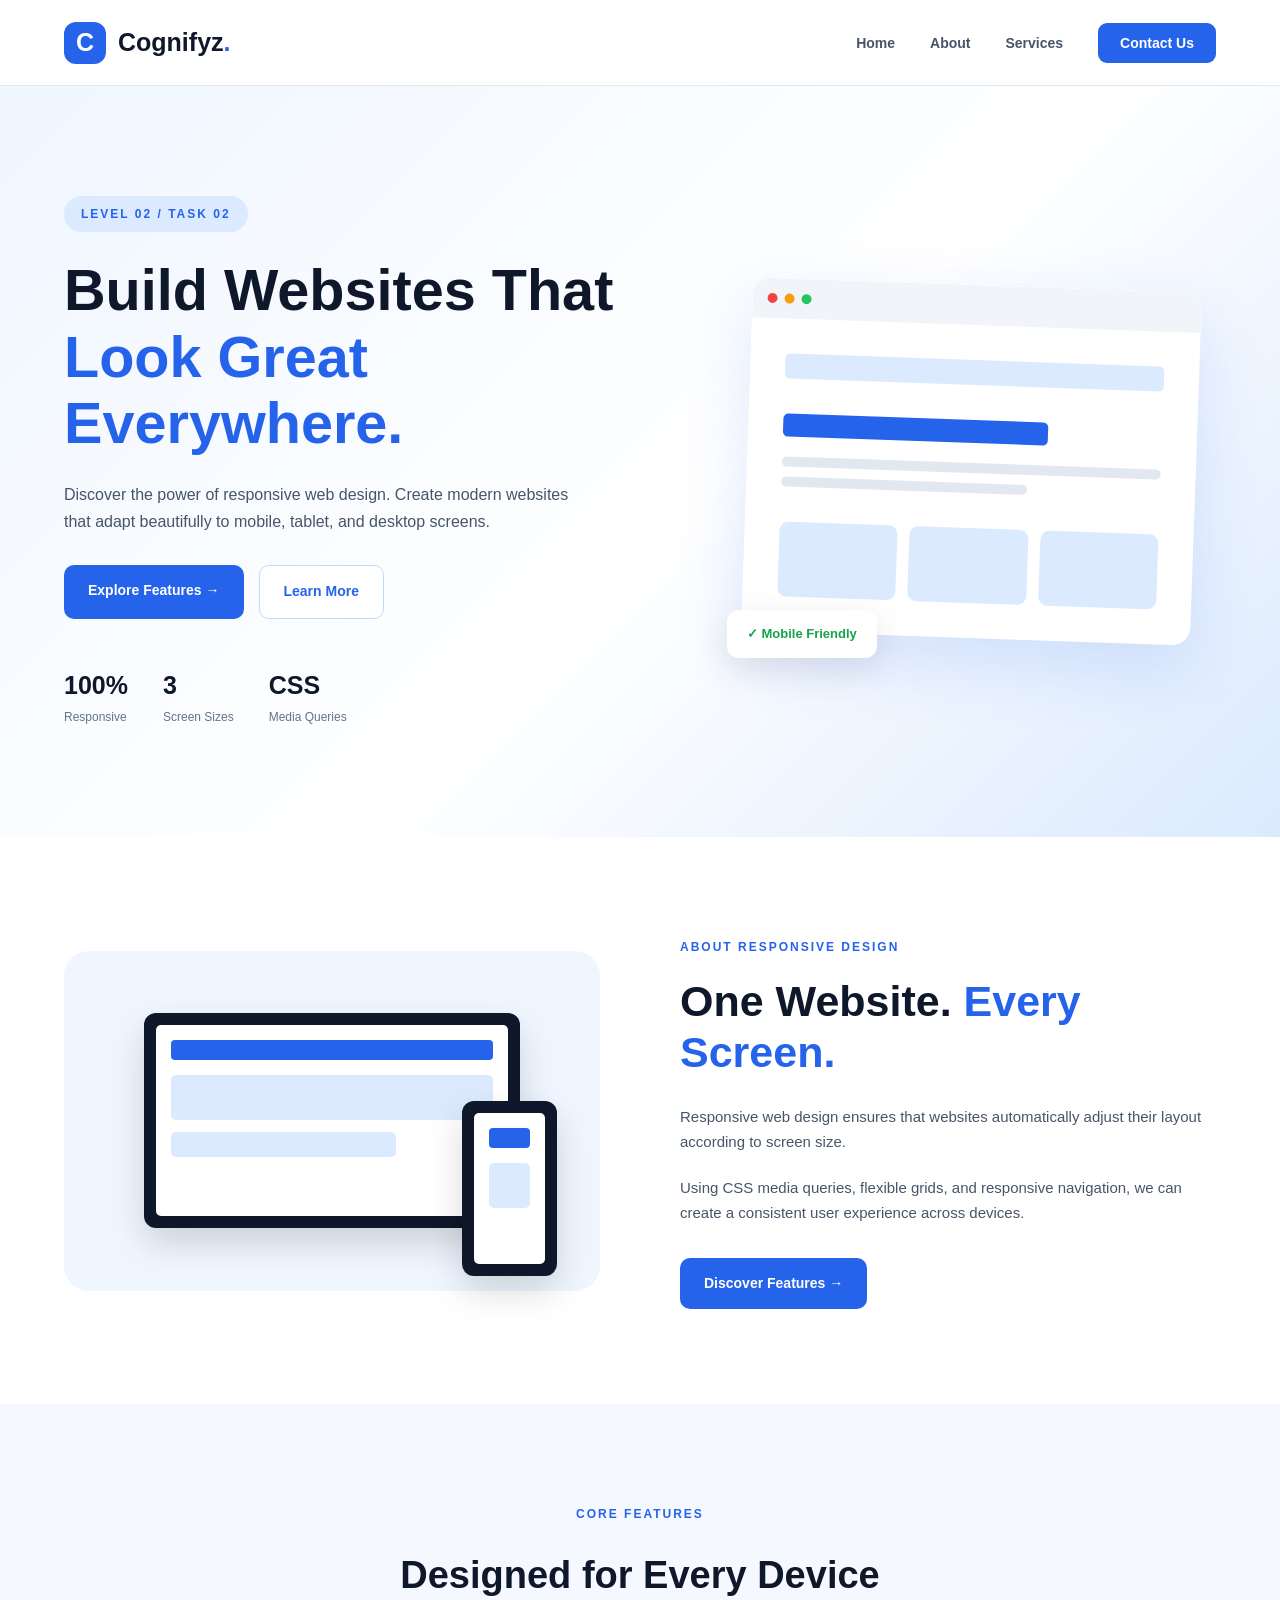
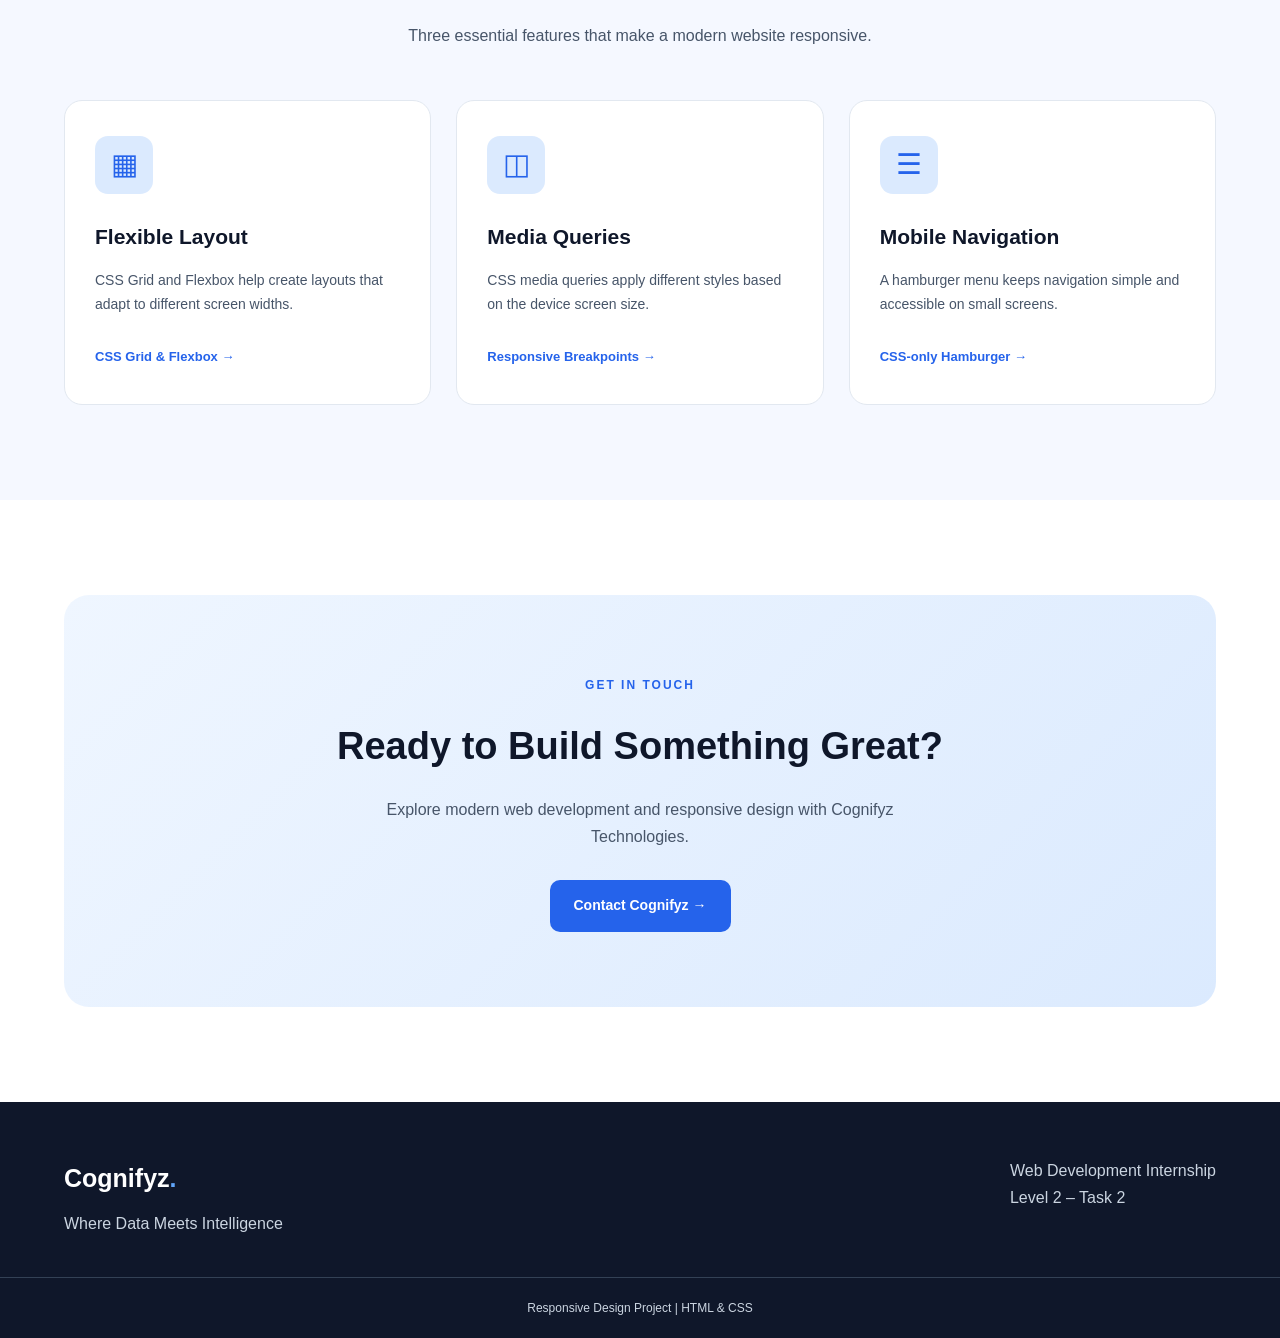
<file: task_2/index.html>
<!DOCTYPE html>
<html lang="en">

<head>
    <!-- Character encoding -->
    <meta charset="UTF-8">

    <!-- Make website responsive on all devices -->
    <meta name="viewport"
          content="width=device-width, initial-scale=1.0">

    <meta name="description"
          content="Responsive web design project for Cognifyz Technologies internship.">

    <title>Cognifyz | Responsive Web Design</title>

    <!-- External CSS -->
    <link rel="stylesheet" href="style.css">
</head>

<body>

    <!-- ==========================
         HEADER AND NAVIGATION
    =========================== -->

    <header class="header">

        <nav class="navbar container"
             aria-label="Main navigation">

            <!-- Website Logo -->
            <a href="#home" class="logo">
                <span class="logo-icon">C</span>
                Cognifyz<span class="logo-dot">.</span>
            </a>

            <!-- Checkbox controls mobile menu -->
            <input
                type="checkbox"
                id="menu-toggle"
                class="menu-toggle"
                aria-label="Toggle navigation menu"
            >

            <!-- Hamburger menu icon -->
            <label for="menu-toggle"
                   class="hamburger"
                   aria-label="Toggle navigation">

                <span></span>
                <span></span>
                <span></span>

            </label>

            <!-- Navigation Links -->
            <ul class="nav-links">

                <li>
                    <a href="#home">Home</a>
                </li>

                <li>
                    <a href="#about">About</a>
                </li>

                <li>
                    <a href="#services">Services</a>
                </li>

                <li>
                    <a href="#contact" class="nav-button">
                        Contact Us
                    </a>
                </li>

            </ul>

        </nav>

    </header>


    <!-- ==========================
         HERO SECTION
    =========================== -->

    <main>

        <section id="home" class="hero">

            <div class="container hero-grid">

                <!-- Left Content -->
                <div class="hero-content">

                    <span class="badge">
                        LEVEL 02 / TASK 02
                    </span>

                    <h1>
                        Build Websites That
                        <span>Look Great Everywhere.</span>
                    </h1>

                    <p>
                        Discover the power of responsive
                        web design. Create modern websites
                        that adapt beautifully to mobile,
                        tablet, and desktop screens.
                    </p>

                    <div class="hero-buttons">

                        <a href="#services"
                           class="primary-btn">
                            Explore Features →
                        </a>

                        <a href="#about"
                           class="secondary-btn">
                            Learn More
                        </a>

                    </div>

                    <div class="hero-stats">

                        <div>
                            <strong>100%</strong>
                            <span>Responsive</span>
                        </div>

                        <div>
                            <strong>3</strong>
                            <span>Screen Sizes</span>
                        </div>

                        <div>
                            <strong>CSS</strong>
                            <span>Media Queries</span>
                        </div>

                    </div>

                </div>


                <!-- Right Side Illustration -->
                <div class="hero-visual">

                    <div class="visual-card">

                        <div class="browser-bar">
                            <span class="dot red"></span>
                            <span class="dot yellow"></span>
                            <span class="dot green"></span>
                        </div>

                        <div class="browser-content">

                            <div class="mock-header"></div>

                            <div class="mock-title"></div>

                            <div class="mock-text"></div>
                            <div class="mock-text short"></div>

                            <div class="mock-grid">
                                <div></div>
                                <div></div>
                                <div></div>
                            </div>

                        </div>

                    </div>

                    <div class="floating-label">
                        ✓ Mobile Friendly
                    </div>

                </div>

            </div>

        </section>


        <!-- ==========================
             ABOUT SECTION
        =========================== -->

        <section id="about" class="about section">

            <div class="container about-grid">

                <div class="about-visual">

                    <div class="device desktop">
                        <div class="device-screen">
                            <div class="screen-header"></div>
                            <div class="screen-block"></div>
                            <div class="screen-block small"></div>
                        </div>
                    </div>

                    <div class="device mobile">
                        <div class="device-screen">
                            <div class="screen-header"></div>
                            <div class="screen-block"></div>
                        </div>
                    </div>

                </div>

                <div class="about-content">

                    <span class="section-label">
                        ABOUT RESPONSIVE DESIGN
                    </span>

                    <h2>
                        One Website.
                        <span>Every Screen.</span>
                    </h2>

                    <p>
                        Responsive web design ensures that
                        websites automatically adjust their
                        layout according to screen size.
                    </p>

                    <p>
                        Using CSS media queries, flexible
                        grids, and responsive navigation,
                        we can create a consistent user
                        experience across devices.
                    </p>

                    <a href="#services"
                       class="primary-btn">
                        Discover Features →
                    </a>

                </div>

            </div>

        </section>


        <!-- ==========================
             SERVICES SECTION
        =========================== -->

        <section id="services" class="services section">

            <div class="container">

                <div class="section-heading">

                    <span class="section-label">
                        CORE FEATURES
                    </span>

                    <h2>Designed for Every Device</h2>

                    <p>
                        Three essential features that make
                        a modern website responsive.
                    </p>

                </div>

                <div class="services-grid">

                    <!-- Card 1 -->
                    <article class="service-card">

                        <div class="service-icon">▦</div>

                        <h3>Flexible Layout</h3>

                        <p>
                            CSS Grid and Flexbox help
                            create layouts that adapt
                            to different screen widths.
                        </p>

                        <span>CSS Grid & Flexbox →</span>

                    </article>

                    <!-- Card 2 -->
                    <article class="service-card">

                        <div class="service-icon">◫</div>

                        <h3>Media Queries</h3>

                        <p>
                            CSS media queries apply
                            different styles based on
                            the device screen size.
                        </p>

                        <span>Responsive Breakpoints →</span>

                    </article>

                    <!-- Card 3 -->
                    <article class="service-card">

                        <div class="service-icon">☰</div>

                        <h3>Mobile Navigation</h3>

                        <p>
                            A hamburger menu keeps
                            navigation simple and
                            accessible on small screens.
                        </p>

                        <span>CSS-only Hamburger →</span>

                    </article>

                </div>

            </div>

        </section>


        <!-- ==========================
             CONTACT SECTION
        =========================== -->

        <section id="contact" class="contact section">

            <div class="container">

                <div class="contact-box">

                    <span class="section-label">
                        GET IN TOUCH
                    </span>

                    <h2>Ready to Build Something Great?</h2>

                    <p>
                        Explore modern web development
                        and responsive design with
                        Cognifyz Technologies.
                    </p>

                    <a href="mailto:contact@cognifyz.com"
                       class="primary-btn">
                        Contact Cognifyz →
                    </a>

                </div>

            </div>

        </section>

    </main>


    <!-- ==========================
         FOOTER
    =========================== -->

    <footer class="footer">

        <div class="container footer-content">

            <div>
                <h3>Cognifyz<span>.</span></h3>
                <p>Where Data Meets Intelligence</p>
            </div>

            <div>
                <p>Web Development Internship</p>
                <p>Level 2 – Task 2</p>
            </div>

        </div>

        <div class="footer-bottom">
            <p>
                Responsive Design Project |
                HTML & CSS
            </p>
        </div>

    </footer>

</body>
</html>
</file>
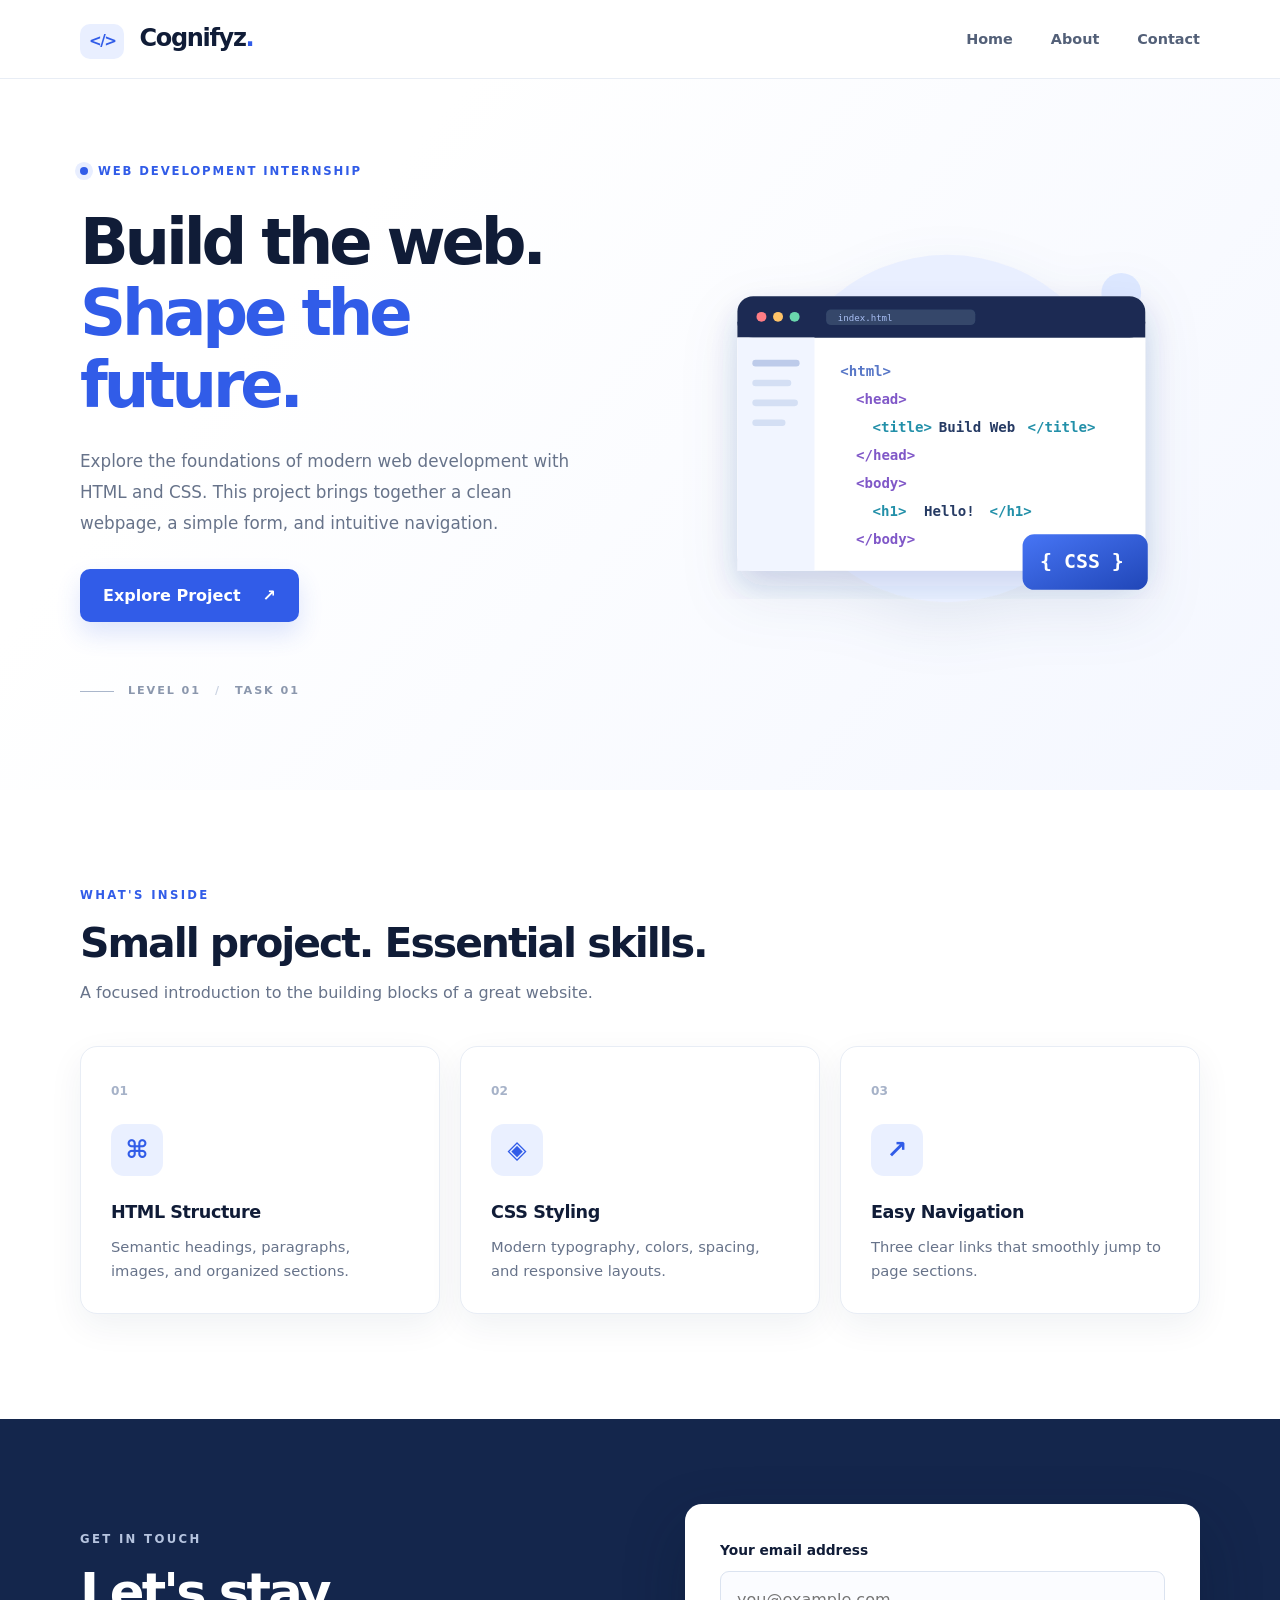
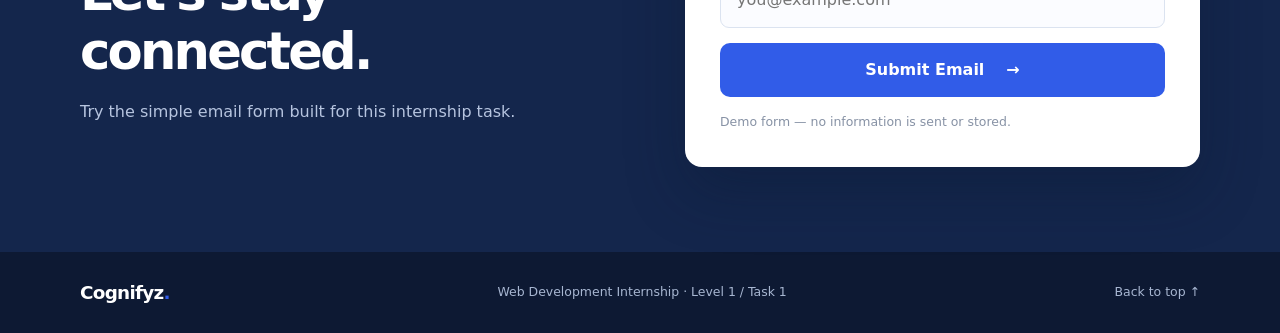
<file: Level_1/Task_1/index.html>
<!DOCTYPE html>
<html lang="en">
<head>
  <meta charset="UTF-8">
  <meta name="viewport" content="width=device-width, initial-scale=1.0">
  <meta name="description" content="A responsive HTML and CSS project for Cognifyz Web Development Internship Level 1 Task 1.">
  <title>Web Development | Cognifyz Internship Task 1</title>
  <!-- Link the external stylesheet -->
  <link rel="stylesheet" href="style.css">
</head>
<body>
  <!-- Three-link navigation menu -->
  <header class="site-header">
    <nav class="container nav" aria-label="Main navigation">
      <a class="brand" href="#home" aria-label="Cognifyz home"><span class="brand-icon">&lt;/&gt;</span> Cognifyz<span class="brand-dot">.</span></a>
      <ul class="nav-links">
        <li><a href="#home">Home</a></li>
        <li><a href="#about">About</a></li>
        <li><a href="#contact">Contact</a></li>
      </ul>
    </nav>
  </header>

  <main>
    <!-- Heading, paragraph, and image: first PDF requirement -->
    <section class="hero" id="home" aria-labelledby="hero-title">
      <div class="container hero-grid">
        <div class="hero-copy">
          <span class="eyebrow"><span class="eyebrow-dot"></span> WEB DEVELOPMENT INTERNSHIP</span>
          <h1 id="hero-title">Build the web.<br><span class="gradient-text">Shape the future.</span></h1>
          <p class="hero-description">Explore the foundations of modern web development with HTML and CSS. This project brings together a clean webpage, a simple form, and intuitive navigation.</p>
          <a class="button primary-button" href="#about">Explore Project <span aria-hidden="true">↗</span></a>
          <div class="hero-footnote"><span class="footnote-line"></span> LEVEL 01 <span class="footnote-divider">/</span> TASK 01</div>
        </div>
        <div class="hero-visual">
          <!-- Local SVG image, included in this project -->
          <img src="developer.svg" alt="Illustration of a web development editor with HTML and CSS code" width="620" height="480">
        </div>
      </div>
    </section>

    <!-- About section, targeted by the navigation -->
    <section class="about-section" id="about" aria-labelledby="about-title">
      <div class="container">
        <p class="section-label">WHAT'S INSIDE</p>
        <h2 id="about-title">Small project. Essential skills.</h2>
        <p class="section-intro">A focused introduction to the building blocks of a great website.</p>
        <div class="feature-grid">
          <article class="feature-card"><span class="feature-number">01</span><span class="feature-icon" aria-hidden="true">⌘</span><h3>HTML Structure</h3><p>Semantic headings, paragraphs, images, and organized sections.</p></article>
          <article class="feature-card"><span class="feature-number">02</span><span class="feature-icon" aria-hidden="true">◈</span><h3>CSS Styling</h3><p>Modern typography, colors, spacing, and responsive layouts.</p></article>
          <article class="feature-card"><span class="feature-number">03</span><span class="feature-icon" aria-hidden="true">↗</span><h3>Easy Navigation</h3><p>Three clear links that smoothly jump to page sections.</p></article>
        </div>
      </div>
    </section>

    <!-- Basic form with exactly one input and one submit button -->
    <section class="contact-section" id="contact" aria-labelledby="contact-title">
      <div class="container contact-grid">
        <div><p class="section-label light-label">GET IN TOUCH</p><h2 id="contact-title">Let's stay<br>connected.</h2><p>Try the simple email form built for this internship task.</p></div>
        <div class="form-card">
          <form id="email-form">
            <label for="email">Your email address</label>
            <input id="email" name="email" type="email" placeholder="you@example.com" autocomplete="email" required>
            <button type="submit" class="button form-button">Submit Email <span aria-hidden="true">→</span></button>
            <p class="form-note" id="form-status" role="status" aria-live="polite">Demo form — no information is sent or stored.</p>
          </form>
        </div>
      </div>
    </section>
  </main>

  <footer class="site-footer"><div class="container footer-content"><span class="footer-brand">Cognifyz<span class="brand-dot">.</span></span><span>Web Development Internship · Level 1 / Task 1</span><a href="#home">Back to top ↑</a></div></footer>

  <!-- Demo-only behavior; HTML and CSS are the core of this task -->
  <script>
    const emailForm = document.getElementById('email-form');
    const formStatus = document.getElementById('form-status');
    emailForm.addEventListener('submit', function (event) {
      event.preventDefault(); // Keep the demo on this page; no backend exists.
      formStatus.textContent = 'Form validated successfully! This is a frontend demo; your email was not sent.';
      formStatus.classList.add('success');
      emailForm.reset();
    });
  </script>
</body>
</html>
</file>
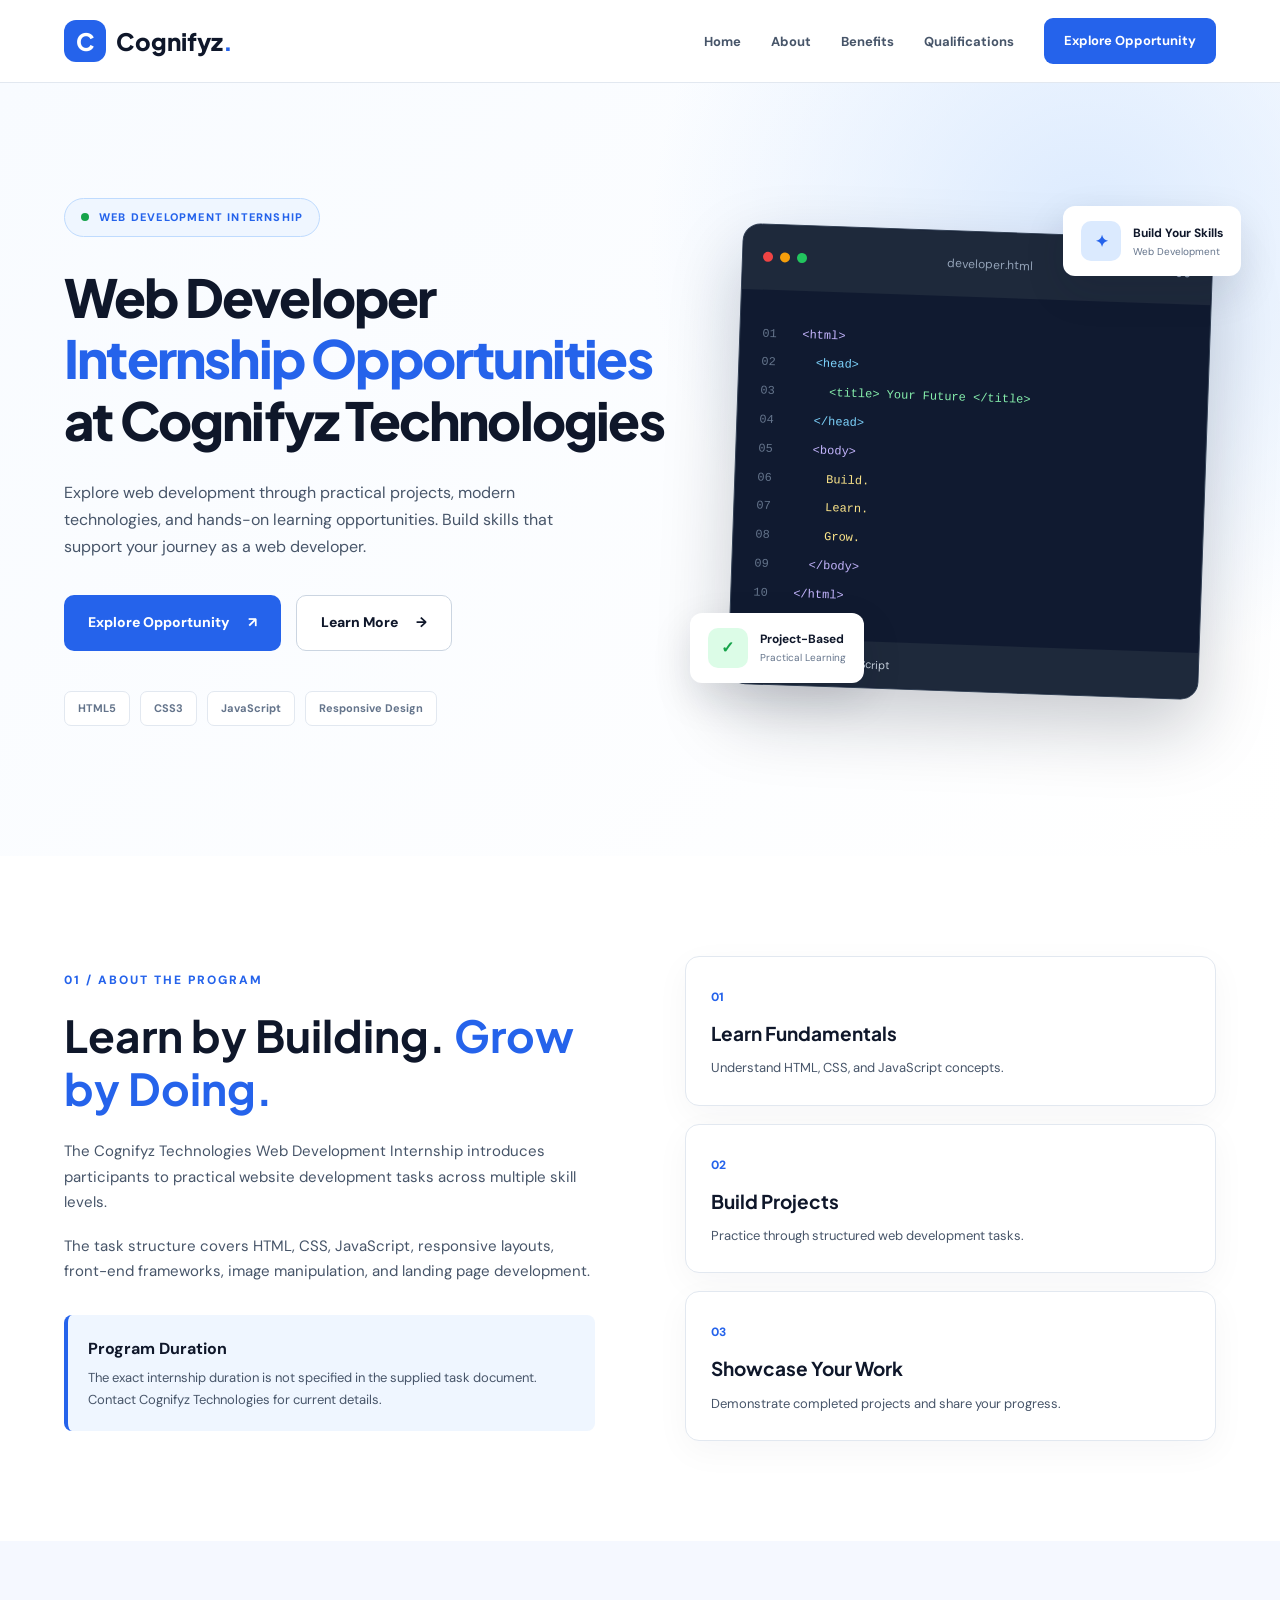
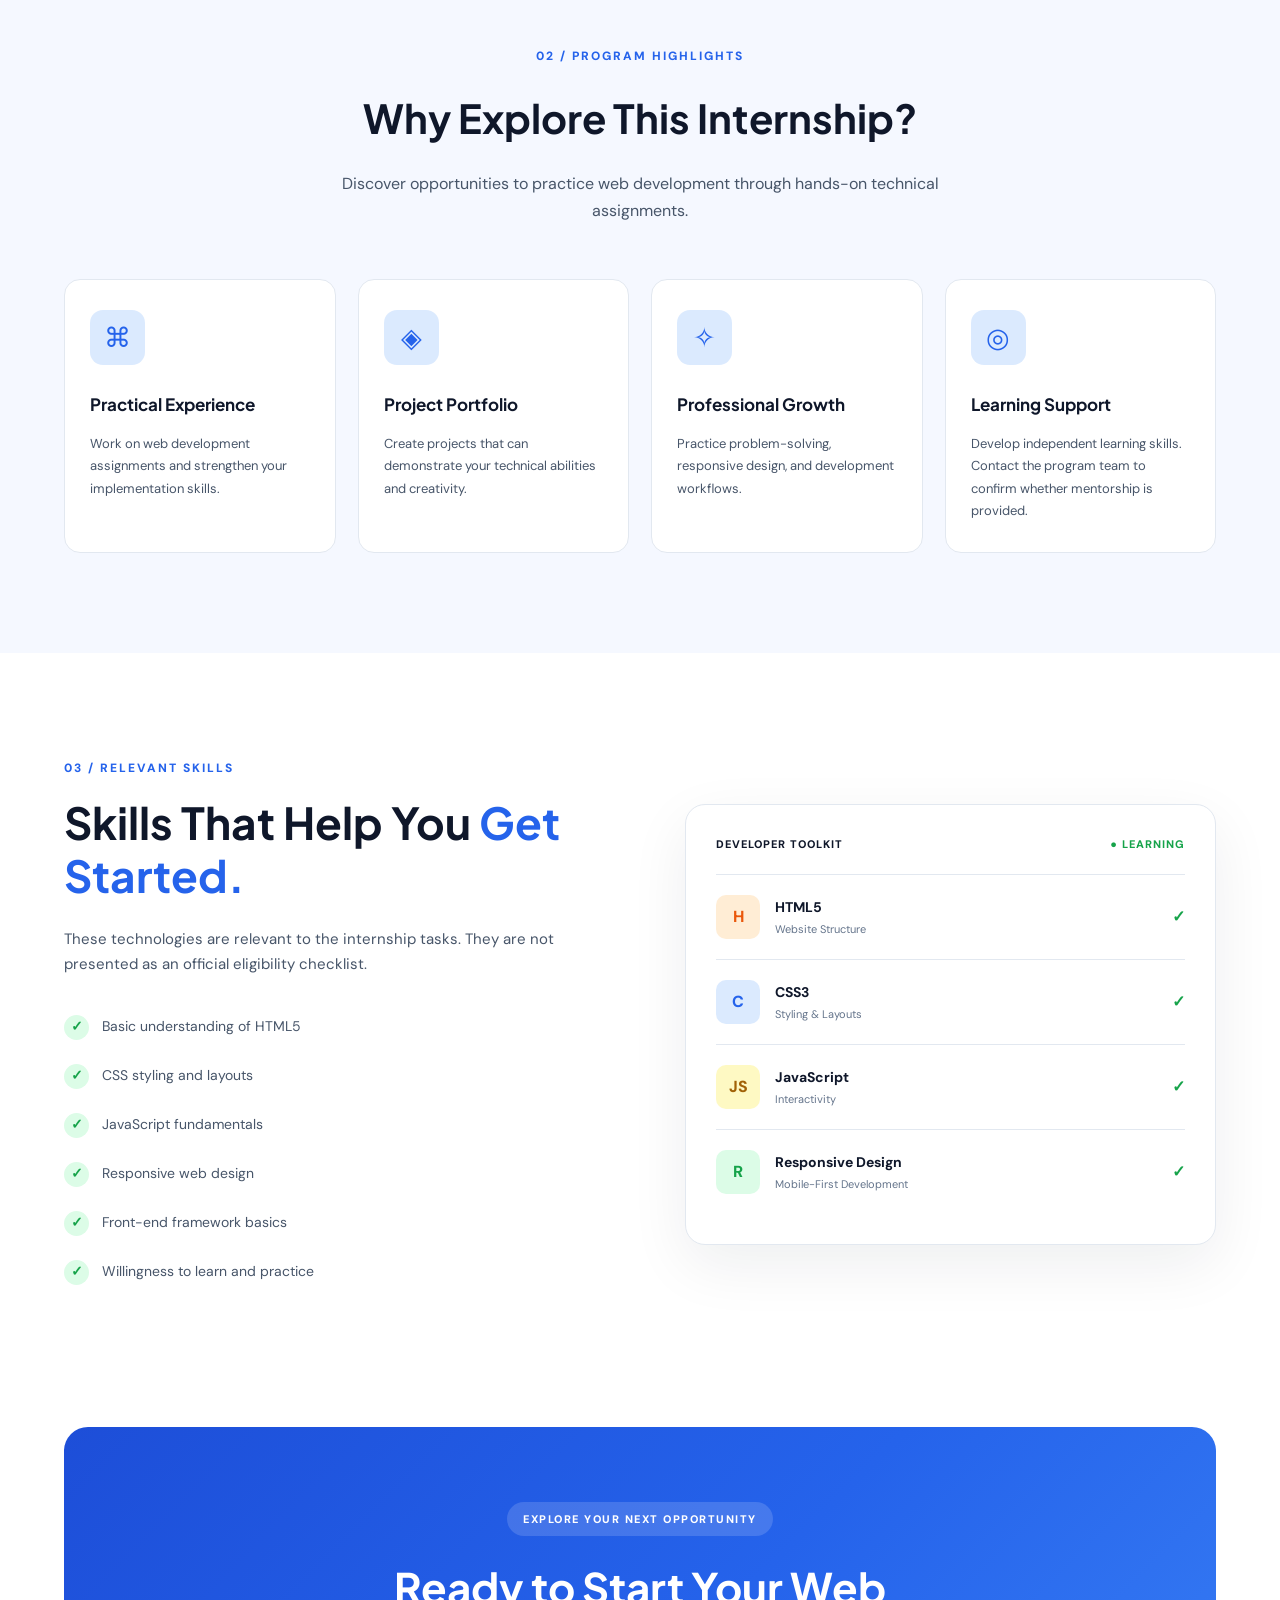
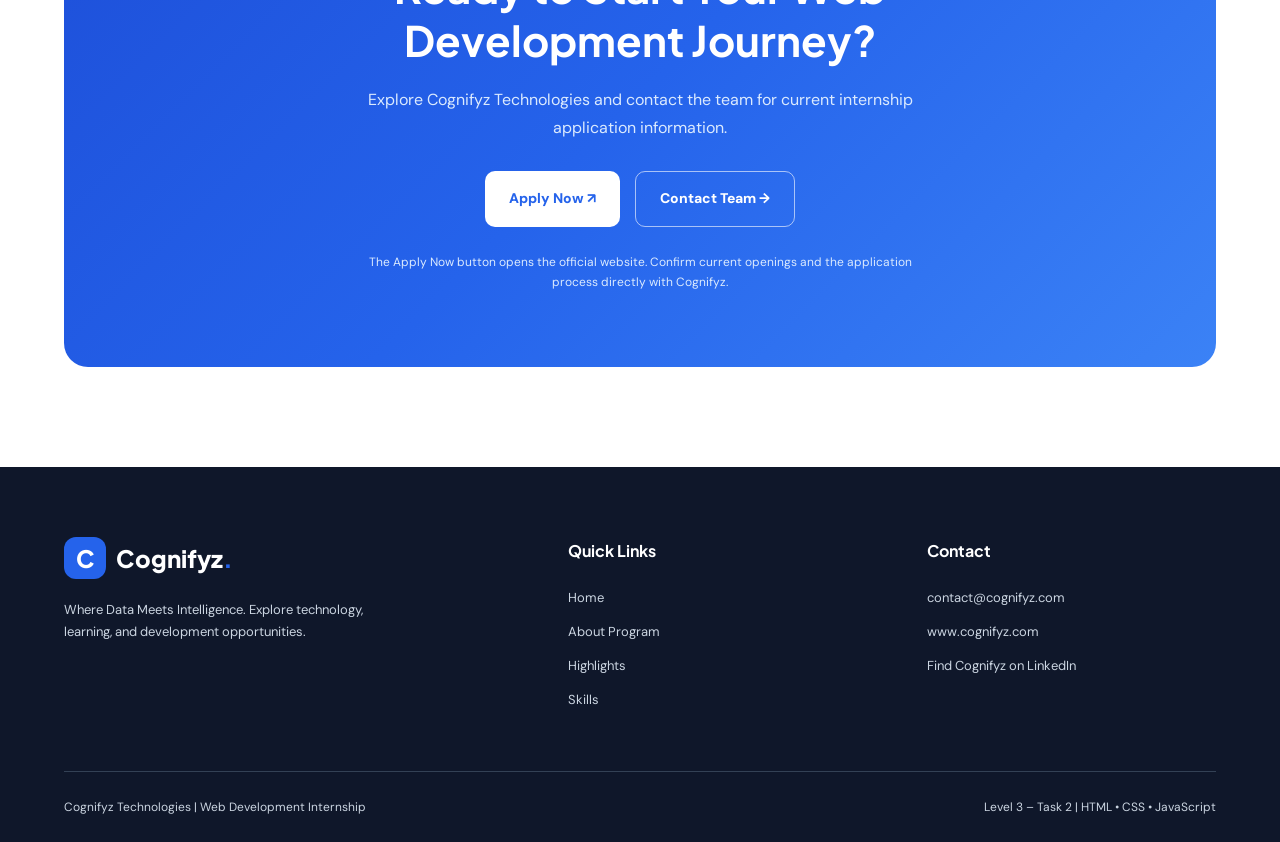
<file: level_3/task_2/index.html>
<!DOCTYPE html>
<html lang="en">
<head>
    <!-- Character encoding -->
    <meta charset="UTF-8">

    <!-- Responsive viewport -->
    <meta name="viewport"
          content="width=device-width, initial-scale=1.0">

    <!-- SEO description -->
    <meta name="description"
          content="Explore Web Developer Internship Opportunities at Cognifyz Technologies. Learn about the program, skills, benefits and contact information.">

    <title>Web Developer Internship | Cognifyz Technologies</title>

    <!-- Google Fonts -->
    <link rel="preconnect" href="https://fonts.googleapis.com">
    <link rel="preconnect" href="https://fonts.gstatic.com" crossorigin>
    <link href="https://fonts.googleapis.com/css2?family=DM+Sans:wght@400;500;600;700;800&family=Plus+Jakarta+Sans:wght@400;500;600;700;800&display=swap"
          rel="stylesheet">

    <!-- External CSS -->
    <link rel="stylesheet" href="style.css">
</head>

<body>

    <!-- ==============================
         HEADER AND NAVIGATION
    =============================== -->

    <header class="header">
        <nav class="navbar container" aria-label="Main navigation">

            <!-- Brand logo -->
            <a href="#home" class="logo">
                <span class="logo-icon">C</span>
                <span>Cognifyz<span class="logo-dot">.</span></span>
            </a>

            <!-- Mobile menu button -->
            <button
                class="menu-toggle"
                id="menuToggle"
                type="button"
                aria-label="Open navigation menu"
                aria-controls="navLinks"
                aria-expanded="false"
            >
                <span></span>
                <span></span>
                <span></span>
            </button>

            <!-- Navigation links -->
            <ul class="nav-links" id="navLinks">
                <li><a href="#home">Home</a></li>
                <li><a href="#about">About</a></li>
                <li><a href="#benefits">Benefits</a></li>
                <li><a href="#qualifications">Qualifications</a></li>
                <li>
                    <a href="#apply" class="nav-cta">
                        Explore Opportunity
                    </a>
                </li>
            </ul>

        </nav>
    </header>


    <main>

        <!-- ==============================
             HERO SECTION
        =============================== -->

        <section class="hero" id="home">

            <div class="container hero-grid">

                <!-- Hero left content -->
                <div class="hero-content">

                    <div class="hero-badge">
                        <span class="status-dot"></span>
                        WEB DEVELOPMENT INTERNSHIP
                    </div>

                    <h1>
                        Web Developer
                        <span>Internship Opportunities</span>
                        at Cognifyz Technologies
                    </h1>

                    <p class="hero-description">
                        Explore web development through
                        practical projects, modern technologies,
                        and hands-on learning opportunities.
                        Build skills that support your journey
                        as a web developer.
                    </p>

                    <!-- CTA buttons -->
                    <div class="hero-actions">

                        <a href="#apply" class="btn btn-primary">
                            Explore Opportunity
                            <span aria-hidden="true">↗</span>
                        </a>

                        <a href="#about" class="btn btn-outline">
                            Learn More
                            <span aria-hidden="true">→</span>
                        </a>

                    </div>

                    <!-- Technology tags -->
                    <div class="hero-tech">
                        <span>HTML5</span>
                        <span>CSS3</span>
                        <span>JavaScript</span>
                        <span>Responsive Design</span>
                    </div>

                </div>


                <!-- Hero right illustration -->
                <div class="hero-visual">

                    <div class="code-window">

                        <div class="window-header">
                            <div class="window-dots">
                                <i></i>
                                <i></i>
                                <i></i>
                            </div>

                            <span>developer.html</span>
                            <span class="window-symbol">⌘</span>
                        </div>

                        <!-- Decorative code illustration -->
                        <div class="code-content">

                            <div class="code-line">
                                <span class="line-number">01</span>
                                <span class="code-purple">&lt;html&gt;</span>
                            </div>

                            <div class="code-line">
                                <span class="line-number">02</span>
                                <span class="code-blue">
                                    &nbsp;&nbsp;&lt;head&gt;
                                </span>
                            </div>

                            <div class="code-line">
                                <span class="line-number">03</span>
                                <span class="code-green">
                                    &nbsp;&nbsp;&nbsp;&nbsp;&lt;title&gt;
                                    Your Future
                                    &lt;/title&gt;
                                </span>
                            </div>

                            <div class="code-line">
                                <span class="line-number">04</span>
                                <span class="code-blue">
                                    &nbsp;&nbsp;&lt;/head&gt;
                                </span>
                            </div>

                            <div class="code-line">
                                <span class="line-number">05</span>
                                <span class="code-purple">
                                    &nbsp;&nbsp;&lt;body&gt;
                                </span>
                            </div>

                            <div class="code-line">
                                <span class="line-number">06</span>
                                <span class="code-yellow">
                                    &nbsp;&nbsp;&nbsp;&nbsp;Build.
                                </span>
                            </div>

                            <div class="code-line">
                                <span class="line-number">07</span>
                                <span class="code-yellow">
                                    &nbsp;&nbsp;&nbsp;&nbsp;Learn.
                                </span>
                            </div>

                            <div class="code-line">
                                <span class="line-number">08</span>
                                <span class="code-yellow">
                                    &nbsp;&nbsp;&nbsp;&nbsp;Grow.
                                </span>
                            </div>

                            <div class="code-line">
                                <span class="line-number">09</span>
                                <span class="code-purple">
                                    &nbsp;&nbsp;&lt;/body&gt;
                                </span>
                            </div>

                            <div class="code-line">
                                <span class="line-number">10</span>
                                <span class="code-purple">&lt;/html&gt;</span>
                            </div>

                        </div>

                        <div class="window-footer">
                            <span class="online-indicator"></span>
                            HTML • CSS • JavaScript
                        </div>

                    </div>

                    <!-- Floating decoration -->
                    <div class="floating-card floating-card-one">
                        <span class="floating-icon">✓</span>
                        <div>
                            <strong>Project-Based</strong>
                            <small>Practical Learning</small>
                        </div>
                    </div>

                    <div class="floating-card floating-card-two">
                        <span class="floating-icon blue-icon">✦</span>
                        <div>
                            <strong>Build Your Skills</strong>
                            <small>Web Development</small>
                        </div>
                    </div>

                </div>

            </div>

        </section>


        <!-- ==============================
             ABOUT INTERNSHIP
        =============================== -->

        <section class="section about-section" id="about">

            <div class="container about-grid">

                <div class="about-left">

                    <span class="section-label">
                        01 / ABOUT THE PROGRAM
                    </span>

                    <h2>
                        Learn by Building.
                        <span>Grow by Doing.</span>
                    </h2>

                    <p>
                        The Cognifyz Technologies Web
                        Development Internship introduces
                        participants to practical website
                        development tasks across multiple
                        skill levels.
                    </p>

                    <p>
                        The task structure covers HTML,
                        CSS, JavaScript, responsive layouts,
                        front-end frameworks, image
                        manipulation, and landing page
                        development.
                    </p>

                    <div class="info-note">
                        <strong>Program Duration</strong>
                        <p>
                            The exact internship duration
                            is not specified in the supplied
                            task document. Contact Cognifyz
                            Technologies for current details.
                        </p>
                    </div>

                </div>

                <div class="about-right">

                    <div class="about-card">
                        <span class="about-card-number">01</span>
                        <h3>Learn Fundamentals</h3>
                        <p>
                            Understand HTML, CSS,
                            and JavaScript concepts.
                        </p>
                    </div>

                    <div class="about-card">
                        <span class="about-card-number">02</span>
                        <h3>Build Projects</h3>
                        <p>
                            Practice through structured
                            web development tasks.
                        </p>
                    </div>

                    <div class="about-card">
                        <span class="about-card-number">03</span>
                        <h3>Showcase Your Work</h3>
                        <p>
                            Demonstrate completed projects
                            and share your progress.
                        </p>
                    </div>

                </div>

            </div>

        </section>


        <!-- ==============================
             INTERNSHIP BENEFITS
        =============================== -->

        <section class="section benefits-section" id="benefits">

            <div class="container">

                <div class="section-heading">

                    <span class="section-label">
                        02 / PROGRAM HIGHLIGHTS
                    </span>

                    <h2>Why Explore This Internship?</h2>

                    <p>
                        Discover opportunities to practice
                        web development through hands-on
                        technical assignments.
                    </p>

                </div>

                <div class="benefits-grid">

                    <!-- Benefit 1 -->
                    <article class="benefit-card">
                        <div class="benefit-icon">⌘</div>

                        <h3>Practical Experience</h3>

                        <p>
                            Work on web development
                            assignments and strengthen
                            your implementation skills.
                        </p>
                    </article>

                    <!-- Benefit 2 -->
                    <article class="benefit-card">
                        <div class="benefit-icon">◈</div>

                        <h3>Project Portfolio</h3>

                        <p>
                            Create projects that can
                            demonstrate your technical
                            abilities and creativity.
                        </p>
                    </article>

                    <!-- Benefit 3 -->
                    <article class="benefit-card">
                        <div class="benefit-icon">✧</div>

                        <h3>Professional Growth</h3>

                        <p>
                            Practice problem-solving,
                            responsive design, and
                            development workflows.
                        </p>
                    </article>

                    <!-- Benefit 4 -->
                    <article class="benefit-card">
                        <div class="benefit-icon">◎</div>

                        <h3>Learning Support</h3>

                        <p>
                            Develop independent learning
                            skills. Contact the program
                            team to confirm whether
                            mentorship is provided.
                        </p>
                    </article>

                </div>

            </div>

        </section>


        <!-- ==============================
             QUALIFICATIONS
        =============================== -->

        <section class="section qualifications-section"
                 id="qualifications">

            <div class="container qualifications-grid">

                <div class="qualification-content">

                    <span class="section-label">
                        03 / RELEVANT SKILLS
                    </span>

                    <h2>
                        Skills That Help You
                        <span>Get Started.</span>
                    </h2>

                    <p>
                        These technologies are relevant
                        to the internship tasks.
                        They are not presented as an
                        official eligibility checklist.
                    </p>

                    <ul class="skills-list">

                        <li>
                            <span>✓</span>
                            Basic understanding of HTML5
                        </li>

                        <li>
                            <span>✓</span>
                            CSS styling and layouts
                        </li>

                        <li>
                            <span>✓</span>
                            JavaScript fundamentals
                        </li>

                        <li>
                            <span>✓</span>
                            Responsive web design
                        </li>

                        <li>
                            <span>✓</span>
                            Front-end framework basics
                        </li>

                        <li>
                            <span>✓</span>
                            Willingness to learn and practice
                        </li>

                    </ul>

                </div>

                <div class="skills-panel">

                    <div class="skills-panel-header">
                        <span>DEVELOPER TOOLKIT</span>
                        <span class="panel-status">● LEARNING</span>
                    </div>

                    <div class="skill-row">
                        <span class="skill-symbol html-symbol">H</span>
                        <div>
                            <strong>HTML5</strong>
                            <small>Website Structure</small>
                        </div>
                        <span class="skill-check">✓</span>
                    </div>

                    <div class="skill-row">
                        <span class="skill-symbol css-symbol">C</span>
                        <div>
                            <strong>CSS3</strong>
                            <small>Styling & Layouts</small>
                        </div>
                        <span class="skill-check">✓</span>
                    </div>

                    <div class="skill-row">
                        <span class="skill-symbol js-symbol">JS</span>
                        <div>
                            <strong>JavaScript</strong>
                            <small>Interactivity</small>
                        </div>
                        <span class="skill-check">✓</span>
                    </div>

                    <div class="skill-row">
                        <span class="skill-symbol responsive-symbol">R</span>
                        <div>
                            <strong>Responsive Design</strong>
                            <small>Mobile-First Development</small>
                        </div>
                        <span class="skill-check">✓</span>
                    </div>

                </div>

            </div>

        </section>


        <!-- ==============================
             APPLICATION CTA
        =============================== -->

        <section class="section apply-section" id="apply">

            <div class="container">

                <div class="apply-box">

                    <span class="apply-badge">
                        EXPLORE YOUR NEXT OPPORTUNITY
                    </span>

                    <h2>
                        Ready to Start Your
                        Web Development Journey?
                    </h2>

                    <p>
                        Explore Cognifyz Technologies
                        and contact the team for
                        current internship application
                        information.
                    </p>

                    <div class="apply-actions">

                        <!-- Official website, not a direct application form -->
                        <a
                            href="https://www.cognifyz.com/"
                            target="_blank"
                            rel="noopener noreferrer"
                            class="btn btn-white"
                        >
                            Apply Now ↗
                        </a>

                        <a
                            href="mailto:contact@cognifyz.com?subject=Web%20Development%20Internship%20Inquiry"
                            class="btn btn-transparent"
                        >
                            Contact Team →
                        </a>

                    </div>

                    <p class="apply-disclaimer">
                        The Apply Now button opens the
                        official website. Confirm current
                        openings and the application process
                        directly with Cognifyz.
                    </p>

                </div>

            </div>

        </section>

    </main>


    <!-- ==============================
         FOOTER / CONTACT DETAILS
    =============================== -->

    <footer class="footer" id="contact">

        <div class="container footer-grid">

            <div class="footer-brand">

                <a href="#home" class="logo footer-logo">
                    <span class="logo-icon">C</span>
                    <span>Cognifyz<span class="logo-dot">.</span></span>
                </a>

                <p>
                    Where Data Meets Intelligence.
                    Explore technology, learning,
                    and development opportunities.
                </p>

            </div>

            <div class="footer-column">
                <h3>Quick Links</h3>

                <a href="#home">Home</a>
                <a href="#about">About Program</a>
                <a href="#benefits">Highlights</a>
                <a href="#qualifications">Skills</a>
            </div>

            <div class="footer-column">
                <h3>Contact</h3>

                <a href="mailto:contact@cognifyz.com">
                    contact@cognifyz.com
                </a>

                <a href="https://www.cognifyz.com/"
                   target="_blank"
                   rel="noopener noreferrer">
                    www.cognifyz.com
                </a>

                <a href="https://www.linkedin.com/company/cognifyz-techonologies/"
                   target="_blank"
                   rel="noopener noreferrer">
                    Find Cognifyz on LinkedIn
                </a>
            </div>

        </div>

        <div class="container footer-bottom">

            <p>
                Cognifyz Technologies |
                Web Development Internship
            </p>

            <p>
                Level 3 – Task 2 |
                HTML • CSS • JavaScript
            </p>

        </div>

    </footer>

    <!-- Back to top button -->
    <button id="backToTop"
            class="back-to-top"
            type="button"
            aria-label="Back to top">
        ↑
    </button>

    <!-- JavaScript -->
    <script src="script.js"></script>

</body>
</html>
</file>
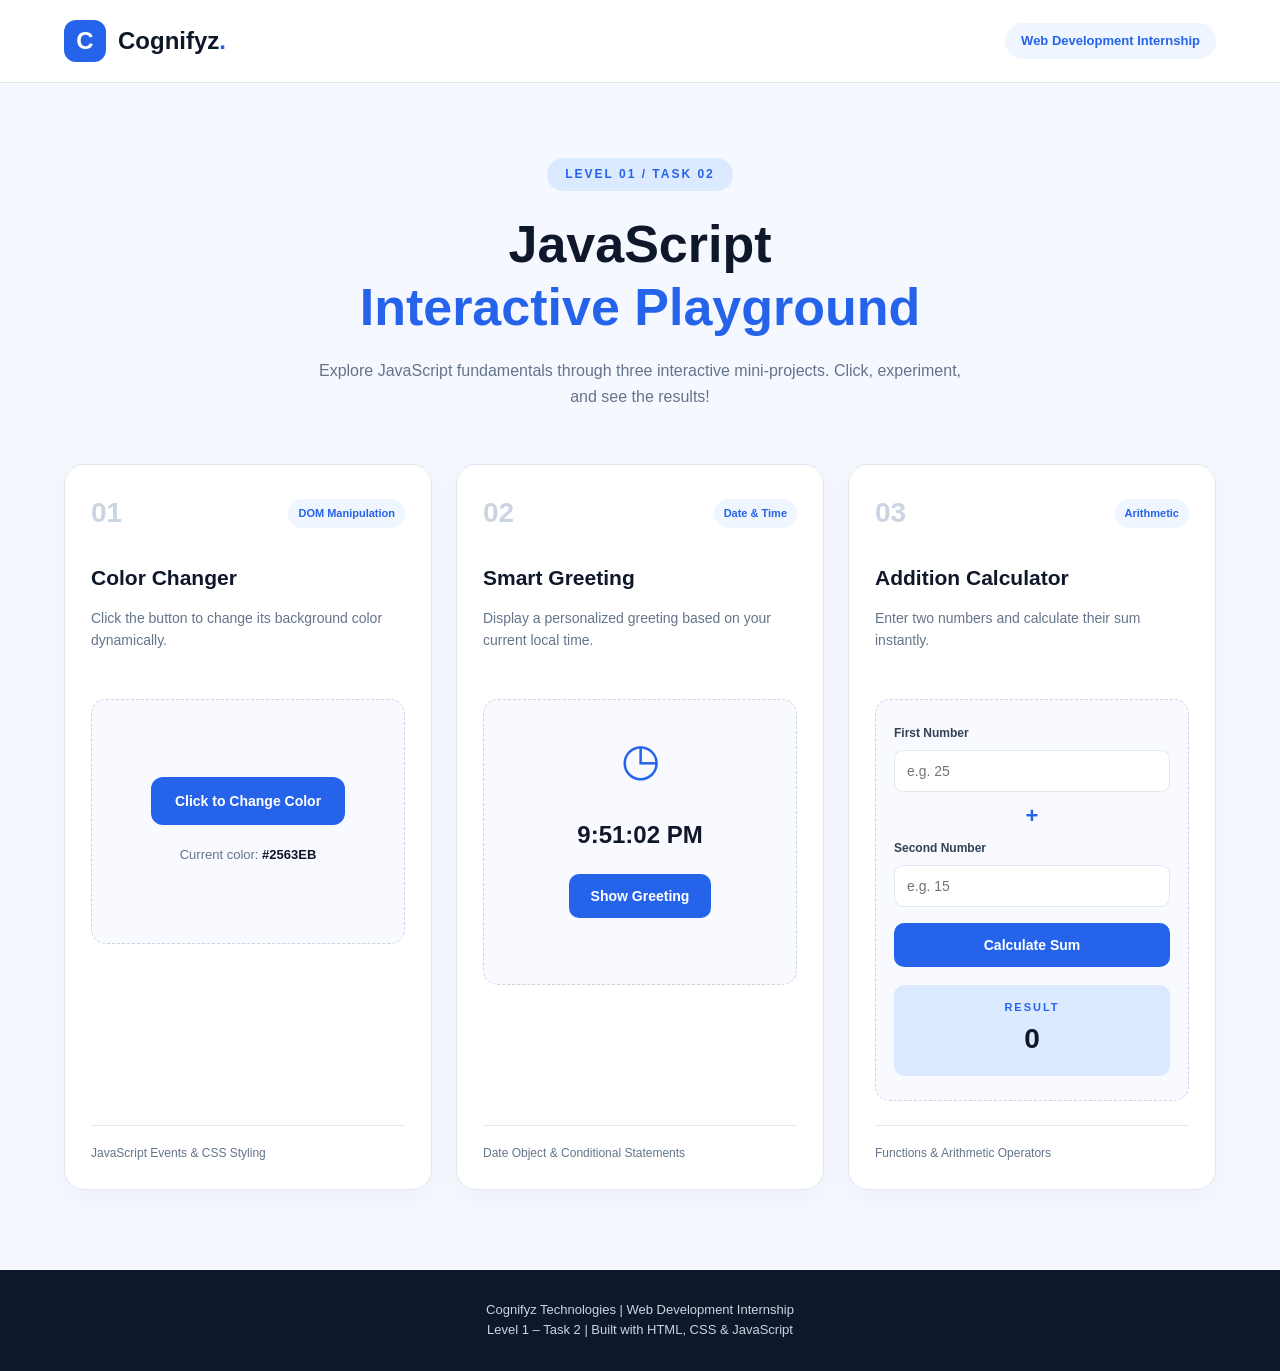
<file: Level_1/Task_1/task_2/index.html>
<!DOCTYPE html>
<html lang="en">
<head>
    <!-- Character encoding -->
    <meta charset="UTF-8">

    <!-- Responsive viewport -->
    <meta name="viewport"
          content="width=device-width, initial-scale=1.0">

    <title>Cognifyz | JavaScript Task 2</title>

    <!-- External CSS file -->
    <link rel="stylesheet" href="style.css">
</head>

<body>

    <!-- Header Section -->
    <header class="header">
        <div class="container header-content">
            <div class="logo">
                <span class="logo-icon">C</span>
                <span>Cognifyz<span class="logo-dot">.</span></span>
            </div>

            <span class="internship-badge">
                Web Development Internship
            </span>
        </div>
    </header>

    <!-- Hero Section -->
    <section class="hero">
        <div class="container">

            <span class="eyebrow">
                LEVEL 01 / TASK 02
            </span>

            <h1>
                JavaScript
                <span>Interactive Playground</span>
            </h1>

            <p>
                Explore JavaScript fundamentals through
                three interactive mini-projects.
                Click, experiment, and see the results!
            </p>

        </div>
    </section>

    <!-- Main Task Section -->
    <main class="container">

        <div class="task-grid">

            <!-- TASK 1: COLOR CHANGING BUTTON -->
            <article class="task-card">

                <div class="card-top">
                    <span class="task-number">01</span>
                    <span class="tag">DOM Manipulation</span>
                </div>

                <h2>Color Changer</h2>

                <p class="description">
                    Click the button to change its
                    background color dynamically.
                </p>

                <div class="demo-area color-demo">

                    <button
                        id="colorButton"
                        class="color-button"
                        type="button"
                    >
                        Click to Change Color
                    </button>

                    <p class="color-label">
                        Current color:
                        <span id="colorCode">#2563EB</span>
                    </p>

                </div>

                <p class="card-footer">
                    JavaScript Events & CSS Styling
                </p>

            </article>

            <!-- TASK 2: TIME-BASED GREETING -->
            <article class="task-card">

                <div class="card-top">
                    <span class="task-number">02</span>
                    <span class="tag">Date & Time</span>
                </div>

                <h2>Smart Greeting</h2>

                <p class="description">
                    Display a personalized greeting
                    based on your current local time.
                </p>

                <div class="demo-area greeting-demo">

                    <div class="clock-icon">◷</div>

                    <p id="currentTime" class="time-text">
                        --:--:--
                    </p>

                    <button
                        id="greetingButton"
                        class="primary-button"
                        type="button"
                    >
                        Show Greeting
                    </button>

                    <p id="greetingText" class="greeting-text"
                       aria-live="polite"></p>

                </div>

                <p class="card-footer">
                    Date Object & Conditional Statements
                </p>

            </article>

            <!-- TASK 3: ADDITION CALCULATOR -->
            <article class="task-card">

                <div class="card-top">
                    <span class="task-number">03</span>
                    <span class="tag">Arithmetic</span>
                </div>

                <h2>Addition Calculator</h2>

                <p class="description">
                    Enter two numbers and calculate
                    their sum instantly.
                </p>

                <div class="demo-area calculator-demo">

                    <form id="calculatorForm">

                        <div class="input-group">
                            <label for="firstNumber">
                                First Number
                            </label>

                            <input
                                type="number"
                                id="firstNumber"
                                placeholder="e.g. 25"
                                step="any"
                                required
                            >
                        </div>

                        <div class="plus-sign">+</div>

                        <div class="input-group">
                            <label for="secondNumber">
                                Second Number
                            </label>

                            <input
                                type="number"
                                id="secondNumber"
                                placeholder="e.g. 15"
                                step="any"
                                required
                            >
                        </div>

                        <button
                            type="submit"
                            class="primary-button calculate-button"
                        >
                            Calculate Sum
                        </button>

                    </form>

                    <div class="result-box" aria-live="polite">
                        <span>RESULT</span>
                        <strong id="result">0</strong>
                    </div>

                </div>

                <p class="card-footer">
                    Functions & Arithmetic Operators
                </p>

            </article>

        </div>

    </main>

    <!-- Footer Section -->
    <footer class="footer">
        <div class="container">
            <p>
                Cognifyz Technologies |
                Web Development Internship
            </p>

            <p>
                Level 1 – Task 2 |
                Built with HTML, CSS & JavaScript
            </p>
        </div>
    </footer>

    <!-- External JavaScript file -->
    <script src="script.js"></script>

</body>
</html>
</file>
<file: task_2/style.css>
/* ==========================================
   COGNIFYZ TECHNOLOGIES
   LEVEL 2 - TASK 2
   RESPONSIVE WEB DESIGN
========================================== */

/* Global Variables */
:root {
    --primary: #2563eb;
    --primary-dark: #1d4ed8;
    --navy: #0f172a;
    --text: #475569;
    --muted: #64748b;
    --light: #f5f8ff;
    --white: #ffffff;
    --border: #e2e8f0;
}

/* Reset default styles */
* {
    margin: 0;
    padding: 0;
    box-sizing: border-box;
}

/* Smooth scrolling */
html {
    scroll-behavior: smooth;
    scroll-padding-top: 90px;
}

body {
    font-family: "Segoe UI", Arial, sans-serif;
    background: var(--white);
    color: var(--text);
    line-height: 1.7;
}

a {
    text-decoration: none;
}

.container {
    width: 90%;
    max-width: 1200px;
    margin: auto;
}

.section {
    padding: 95px 0;
}

/* ==========================================
   HEADER AND NAVBAR
========================================== */

.header {
    background: white;
    border-bottom: 1px solid var(--border);
    position: sticky;
    top: 0;
    z-index: 1000;
}

.navbar {
    display: flex;
    justify-content: space-between;
    align-items: center;
    min-height: 85px;
}

.logo {
    display: flex;
    align-items: center;
    gap: 8px;
    font-size: 25px;
    font-weight: 800;
    color: var(--navy);
}

.logo-icon {
    display: flex;
    align-items: center;
    justify-content: center;
    width: 42px;
    height: 42px;
    background: var(--primary);
    color: white;
    border-radius: 12px;
    margin-right: 4px;
}

.logo-dot {
    color: var(--primary);
    margin-left: -8px;
}

.nav-links {
    display: flex;
    align-items: center;
    list-style: none;
    gap: 35px;
}

.nav-links a {
    font-size: 14px;
    font-weight: 600;
    color: var(--text);
    transition: color 0.3s;
}

.nav-links a:hover {
    color: var(--primary);
}

.nav-links .nav-button {
    background: var(--primary);
    color: white;
    padding: 12px 22px;
    border-radius: 9px;
}

.nav-links .nav-button:hover {
    background: var(--primary-dark);
    color: white;
}

/* Hide hamburger on desktop */
.menu-toggle {
    position: absolute;
    width: 1px;
    height: 1px;
    opacity: 0;
}

.hamburger {
    display: none;
    cursor: pointer;
}

/* ==========================================
   HERO SECTION
========================================== */

.hero {
    background: linear-gradient(
        135deg,
        #eff6ff 0%,
        #ffffff 55%,
        #dbeafe 100%
    );
    padding: 110px 0;
    overflow: hidden;
}

.hero-grid {
    display: grid;
    grid-template-columns: 1.1fr 0.9fr;
    align-items: center;
    gap: 65px;
}

.badge {
    display: inline-block;
    background: #dbeafe;
    color: var(--primary);
    padding: 8px 17px;
    border-radius: 30px;
    font-size: 12px;
    font-weight: 800;
    letter-spacing: 2px;
    margin-bottom: 25px;
}

.hero-content h1 {
    font-size: clamp(36px, 4.5vw, 58px);
    line-height: 1.15;
    font-weight: 800;
    color: var(--navy);
    margin-bottom: 25px;
}

.hero-content h1 span {
    color: var(--primary);
}

.hero-content p {
    max-width: 530px;
    font-size: 16px;
    margin-bottom: 30px;
}

.hero-buttons {
    display: flex;
    gap: 15px;
    flex-wrap: wrap;
}

.primary-btn,
.secondary-btn {
    display: inline-block;
    padding: 14px 24px;
    border-radius: 10px;
    font-size: 14px;
    font-weight: 700;
    transition: 0.3s;
}

.primary-btn {
    background: var(--primary);
    color: white;
}

.primary-btn:hover {
    background: var(--primary-dark);
    transform: translateY(-3px);
}

.secondary-btn {
    background: white;
    color: var(--primary);
    border: 1px solid #bfdbfe;
}

.secondary-btn:hover {
    background: #eff6ff;
}

.hero-stats {
    display: flex;
    gap: 35px;
    margin-top: 45px;
    flex-wrap: wrap;
}

.hero-stats div {
    display: flex;
    flex-direction: column;
}

.hero-stats strong {
    font-size: 25px;
    color: var(--navy);
}

.hero-stats span {
    font-size: 12px;
    color: var(--muted);
}

/* ==========================================
   HERO BROWSER ILLUSTRATION
========================================== */

.hero-visual {
    position: relative;
    padding: 20px;
}

.visual-card {
    background: white;
    border-radius: 18px;
    box-shadow: 0 25px 65px rgba(37, 99, 235, 0.15);
    overflow: hidden;
    transform: rotate(2deg);
    transition: transform 0.3s;
}

.visual-card:hover {
    transform: rotate(0deg);
}

.browser-bar {
    display: flex;
    gap: 7px;
    background: #f1f5f9;
    padding: 15px;
}

.dot {
    width: 10px;
    height: 10px;
    border-radius: 50%;
}

.red {
    background: #ef4444;
}

.yellow {
    background: #f59e0b;
}

.green {
    background: #22c55e;
}

.browser-content {
    padding: 35px;
    min-height: 290px;
}

.mock-header {
    width: 100%;
    height: 25px;
    background: #dbeafe;
    border-radius: 5px;
    margin-bottom: 35px;
}

.mock-title {
    width: 70%;
    height: 23px;
    background: var(--primary);
    border-radius: 5px;
    margin-bottom: 20px;
}

.mock-text {
    width: 100%;
    height: 10px;
    background: #e2e8f0;
    border-radius: 5px;
    margin-bottom: 10px;
}

.mock-text.short {
    width: 65%;
}

.mock-grid {
    display: grid;
    grid-template-columns: repeat(3, 1fr);
    gap: 12px;
    margin-top: 35px;
}

.mock-grid div {
    height: 75px;
    background: #dbeafe;
    border-radius: 9px;
}

.floating-label {
    position: absolute;
    bottom: 0;
    left: 0;
    background: white;
    padding: 13px 20px;
    border-radius: 12px;
    color: #16a34a;
    font-size: 13px;
    font-weight: 700;
    box-shadow: 0 10px 35px rgba(15, 23, 42, 0.1);
}

/* ==========================================
   ABOUT SECTION
========================================== */

.about-grid {
    display: grid;
    grid-template-columns: 1fr 1fr;
    align-items: center;
    gap: 80px;
}

.about-visual {
    min-height: 340px;
    background: #eff6ff;
    border-radius: 25px;
    position: relative;
    display: flex;
    justify-content: center;
    align-items: center;
}

.device {
    background: #0f172a;
    border-radius: 12px;
    padding: 12px;
    box-shadow: 0 15px 35px rgba(0, 0, 0, 0.15);
}

.desktop {
    width: 70%;
    height: 215px;
}

.mobile {
    position: absolute;
    width: 95px;
    height: 175px;
    right: 8%;
    bottom: 15px;
}

.device-screen {
    background: white;
    border-radius: 5px;
    height: 100%;
    padding: 15px;
}

.screen-header {
    height: 20px;
    background: var(--primary);
    border-radius: 4px;
    margin-bottom: 15px;
}

.screen-block {
    height: 45px;
    background: #dbeafe;
    border-radius: 5px;
    margin-bottom: 12px;
}

.screen-block.small {
    width: 70%;
    height: 25px;
}

.section-label {
    display: inline-block;
    color: var(--primary);
    font-size: 12px;
    font-weight: 800;
    letter-spacing: 2px;
    margin-bottom: 18px;
}

.about-content h2 {
    color: var(--navy);
    font-size: clamp(30px, 4vw, 43px);
    line-height: 1.2;
    margin-bottom: 25px;
}

.about-content h2 span {
    color: var(--primary);
}

.about-content p {
    margin-bottom: 20px;
    font-size: 15px;
}

.about-content .primary-btn {
    margin-top: 12px;
}

/* ==========================================
   SERVICES SECTION
========================================== */

.services {
    background: var(--light);
}

.section-heading {
    text-align: center;
    margin-bottom: 50px;
}

.section-heading h2 {
    color: var(--navy);
    font-size: clamp(28px, 4vw, 38px);
    margin-bottom: 15px;
}

.section-heading p {
    max-width: 550px;
    margin: auto;
}

.services-grid {
    display: grid;
    grid-template-columns: repeat(3, 1fr);
    gap: 25px;
}

.service-card {
    background: white;
    border: 1px solid var(--border);
    padding: 35px 30px;
    border-radius: 18px;
    transition: 0.3s;
}

.service-card:hover {
    transform: translateY(-7px);
    box-shadow: 0 15px 40px rgba(37, 99, 235, 0.10);
}

.service-icon {
    width: 58px;
    height: 58px;
    background: #dbeafe;
    color: var(--primary);
    border-radius: 13px;
    display: flex;
    align-items: center;
    justify-content: center;
    font-size: 29px;
    margin-bottom: 25px;
}

.service-card h3 {
    color: var(--navy);
    font-size: 21px;
    margin-bottom: 15px;
}

.service-card p {
    font-size: 14px;
    margin-bottom: 25px;
}

.service-card span {
    color: var(--primary);
    font-size: 13px;
    font-weight: 700;
}

/* ==========================================
   CONTACT SECTION
========================================== */

.contact-box {
    background: linear-gradient(135deg, #eff6ff, #dbeafe);
    padding: 75px 30px;
    text-align: center;
    border-radius: 25px;
}

.contact-box h2 {
    font-size: clamp(26px, 4vw, 38px);
    color: var(--navy);
    margin-bottom: 18px;
}

.contact-box p {
    max-width: 550px;
    margin: 0 auto 30px;
}

/* ==========================================
   FOOTER
========================================== */

.footer {
    background: var(--navy);
    color: #cbd5e1;
    padding-top: 55px;
}

.footer-content {
    display: flex;
    justify-content: space-between;
    gap: 30px;
    padding-bottom: 40px;
}

.footer h3 {
    font-size: 25px;
    color: white;
    margin-bottom: 10px;
}

.footer h3 span {
    color: #60a5fa;
}

.footer-bottom {
    border-top: 1px solid #334155;
    text-align: center;
    padding: 20px;
    font-size: 12px;
}

/* ==========================================
   TABLET RESPONSIVE DESIGN
========================================== */

@media (max-width: 992px) {

    .hero-grid {
        grid-template-columns: 1fr;
        gap: 50px;
    }

    .hero-content {
        text-align: center;
    }

    .hero-content p {
        margin-left: auto;
        margin-right: auto;
    }

    .hero-buttons,
    .hero-stats {
        justify-content: center;
    }

    .hero-visual {
        max-width: 500px;
        width: 100%;
        margin: auto;
    }

    .about-grid {
        grid-template-columns: 1fr;
        gap: 45px;
    }

    .services-grid {
        grid-template-columns: repeat(2, 1fr);
    }
}

/* ==========================================
   MOBILE NAVIGATION
========================================== */

@media (max-width: 768px) {

    .navbar {
        min-height: 75px;
        flex-wrap: wrap;
    }

    /* Show hamburger icon */
    .hamburger {
        display: flex;
        flex-direction: column;
        justify-content: center;
        gap: 5px;
        width: 42px;
        height: 42px;
        cursor: pointer;
    }

    .hamburger span {
        width: 26px;
        height: 3px;
        background: var(--navy);
        border-radius: 5px;
        transition: 0.3s;
    }

    /* Hide navigation links by default */
    .nav-links {
        display: none;
        width: 100%;
        flex-direction: column;
        align-items: stretch;
        gap: 0;
        padding: 15px 0 25px;
        border-top: 1px solid var(--border);
    }

    .nav-links li {
        width: 100%;
    }

    .nav-links a {
        display: block;
        padding: 13px 10px;
    }

    .nav-links .nav-button {
        text-align: center;
        margin-top: 10px;
    }

    /* Show menu when checkbox is checked */
    .menu-toggle:checked ~ .nav-links {
        display: flex;
    }

    /* Animate hamburger into X */
    .menu-toggle:checked + .hamburger span:nth-child(1) {
        transform: translateY(8px) rotate(45deg);
    }

    .menu-toggle:checked + .hamburger span:nth-child(2) {
        opacity: 0;
    }

    .menu-toggle:checked + .hamburger span:nth-child(3) {
        transform: translateY(-8px) rotate(-45deg);
    }

    /* Keyboard focus visibility */
    .menu-toggle:focus-visible + .hamburger {
        outline: 3px solid #93c5fd;
        outline-offset: 3px;
        border-radius: 5px;
    }

    .hero {
        padding: 75px 0;
    }

    .section {
        padding: 65px 0;
    }

    .services-grid {
        grid-template-columns: 1fr;
    }

    .footer-content {
        flex-direction: column;
        text-align: center;
    }
}

/* ==========================================
   SMALL MOBILE DEVICES
========================================== */

@media (max-width: 480px) {

    .container {
        width: 92%;
    }

    .hero {
        padding: 55px 0;
    }

    .hero-content h1 {
        font-size: 34px;
    }

    .hero-content p {
        font-size: 14px;
    }

    .hero-buttons {
        flex-direction: column;
    }

    .hero-buttons a {
        text-align: center;
    }

    .hero-stats {
        gap: 20px;
    }

    .hero-stats strong {
        font-size: 21px;
    }

    .browser-content {
        padding: 20px;
        min-height: 230px;
    }

    .mock-grid div {
        height: 50px;
    }

    .about-visual {
        min-height: 270px;
    }

    .desktop {
        height: 170px;
    }

    .mobile {
        width: 75px;
        height: 140px;
    }

    .device-screen {
        padding: 8px;
    }

    .service-card {
        padding: 28px 22px;
    }

    .contact-box {
        padding: 50px 20px;
    }
}

/* Reduce animations for users who prefer less motion */
@media (prefers-reduced-motion: reduce) {
    html {
        scroll-behavior: auto;
    }

    *,
    *::before,
    *::after {
        transition-duration: 0.01ms !important;
        animation-duration: 0.01ms !important;
    }
}
</file>
<file: Level_1/Task_1/style.css>
/* ===== Base styles and design tokens ===== */
:root{--navy:#101c37;--blue:#315ce8;--muted:#67738a;--line:#e8edf5;--background:#f7f9fe;--white:#fff}
*{box-sizing:border-box}
html{scroll-behavior:smooth;scroll-padding-top:90px}
body{margin:0;color:var(--navy);background:var(--white);font-family:Inter,ui-sans-serif,system-ui,-apple-system,"Segoe UI",sans-serif;line-height:1.6}
a{color:inherit;text-decoration:none}img{max-width:100%;height:auto;display:block}button,input{font:inherit}.container{width:min(1120px,calc(100% - 48px));margin-inline:auto}
/* ===== Header with three navigation links ===== */
.site-header{background:#fff;border-bottom:1px solid var(--line);position:sticky;top:0;z-index:10}
.nav{display:flex;align-items:center;justify-content:space-between;gap:24px;min-height:78px}.brand{font-weight:850;font-size:1.5rem;letter-spacing:-.055em;white-space:nowrap}.brand-icon{display:inline-grid;place-items:center;background:#e9efff;color:var(--blue);border-radius:10px;padding:5px 9px;font-size:.95rem;letter-spacing:-.1em;margin-right:8px}.brand-dot{color:var(--blue)}.nav-links{display:flex;align-items:center;gap:38px;list-style:none;padding:0;margin:0}.nav-links a{font-size:.9rem;font-weight:650;color:#536078;transition:color .2s}.nav-links a:hover,.nav-links a:focus-visible{color:var(--blue)}a:focus-visible,button:focus-visible,input:focus-visible{outline:3px solid #87a8ff;outline-offset:3px}
/* ===== Hero section ===== */
.hero{background:linear-gradient(130deg,#fff 25%,#f4f7ff 100%);overflow:hidden}.hero-grid{display:grid;grid-template-columns:1.04fr .96fr;align-items:center;gap:50px;min-height:565px;padding-block:78px 90px}.eyebrow{display:inline-flex;align-items:center;gap:10px;font-size:.73rem;letter-spacing:.16em;font-weight:800;color:#315ce8}.eyebrow-dot{width:8px;height:8px;background:#315ce8;border-radius:50%;box-shadow:0 0 0 5px #e8eeff}h1,h2,h3,p{margin-top:0}h1{font-size:clamp(2.8rem,5vw,4.45rem);line-height:1.12;letter-spacing:-.065em;margin:24px 0}.gradient-text{color:var(--blue)}.hero-description{font-size:1.05rem;color:var(--muted);max-width:510px;line-height:1.85;margin-bottom:30px}.button{display:inline-flex;justify-content:center;align-items:center;gap:22px;border:0;border-radius:10px;padding:14px 23px;font-weight:750;cursor:pointer;transition:transform .2s,box-shadow .2s}.button:hover{transform:translateY(-2px)}.primary-button{background:var(--blue);color:#fff;box-shadow:0 12px 25px #315ce829}.hero-footnote{display:flex;align-items:center;gap:14px;font-size:.7rem;font-weight:800;letter-spacing:.17em;color:#8b97ad;margin-top:60px}.footnote-line{height:1px;width:34px;background:#aab6cb}.footnote-divider{color:#cbd3e2}.hero-visual{position:relative}.hero-visual img{filter:drop-shadow(0 22px 28px #18376c17)}
/* ===== About cards ===== */
.about-section{padding:96px 0 105px}.section-label{color:var(--blue);font-size:.73rem;letter-spacing:.2em;font-weight:850;margin-bottom:14px}.about-section h2{font-size:clamp(2rem,3.2vw,2.75rem);line-height:1.2;letter-spacing:-.05em;margin-bottom:12px}.section-intro{color:var(--muted);margin-bottom:40px}.feature-grid{display:grid;grid-template-columns:repeat(3,minmax(0,1fr));gap:20px}.feature-card{position:relative;border:1px solid var(--line);border-radius:17px;padding:30px;background:#fff;box-shadow:0 12px 34px #172d5610}.feature-number{font-size:.76rem;color:#a6b2c8;font-weight:850}.feature-icon{display:grid;place-items:center;background:#eaf0ff;color:var(--blue);font-size:1.55rem;font-weight:800;border-radius:13px;width:52px;height:52px;margin:22px 0}.feature-card h3{font-size:1.1rem;letter-spacing:-.025em;margin-bottom:9px}.feature-card p{font-size:.92rem;color:var(--muted);margin:0}
/* ===== Email form ===== */
.contact-section{background:#14264c;color:#fff;padding:85px 0}.contact-grid{display:grid;grid-template-columns:1fr 1fr;align-items:center;gap:90px}.light-label{color:#a3bcff}.contact-section h2{font-size:clamp(2.3rem,4vw,3.4rem);line-height:1.15;letter-spacing:-.055em;margin-bottom:18px}.contact-section p{color:#b6c4df}.form-card{background:#fff;color:var(--navy);border-radius:17px;padding:35px;box-shadow:0 25px 60px #09173155}.form-card label{display:block;font-size:.86rem;font-weight:750;margin-bottom:10px}.form-card input{width:100%;border:1px solid #dbe3f0;border-radius:9px;padding:15px 16px;background:#fbfcff;min-height:51px}.form-card input:focus{border-color:var(--blue)}.form-button{width:100%;background:var(--blue);color:#fff;margin-top:15px}.form-card .form-note{color:#8792a5;font-size:.78rem;margin:15px 0 0}.form-card .form-note.success{color:#087b4e}
/* ===== Footer ===== */
.site-footer{background:#0d1933;color:#a7b6d1;padding:26px 0}.footer-content{display:flex;align-items:center;justify-content:space-between;gap:20px;font-size:.78rem}.footer-brand{font-size:1.15rem;font-weight:850;color:#fff;letter-spacing:-.04em}.site-footer a:hover{color:#fff}
/* ===== Mobile and tablet layouts ===== */
@media(max-width:850px){.hero-grid{grid-template-columns:1fr;gap:24px;padding-block:65px}.hero-copy{max-width:650px}.hero-visual{max-width:600px;margin-inline:auto}.contact-grid{gap:35px}.feature-grid{gap:12px}.feature-card{padding:22px}}
@media(max-width:620px){.container{width:min(100% - 32px,1120px)}.nav{min-height:74px;flex-wrap:wrap;justify-content:center;padding-block:13px;gap:9px}.brand{width:100%;text-align:center}.nav-links{gap:28px}.nav-links a{font-size:.83rem}.hero-grid{padding-block:52px 65px}.hero-footnote{margin-top:34px}.about-section{padding:65px 0}.feature-grid,.contact-grid{grid-template-columns:1fr}.contact-section{padding:64px 0}.form-card{padding:24px}.footer-content{flex-direction:column;text-align:center;gap:8px}html{scroll-padding-top:120px}}
@media(prefers-reduced-motion:reduce){html{scroll-behavior:auto}.button,.nav-links a{transition:none}}
</file>
<file: level_3/task_2/style.css>
/* ==========================================
   COGNIFYZ TECHNOLOGIES
   LEVEL 3 - TASK 2
   WEB DEVELOPER INTERNSHIP LANDING PAGE
========================================== */

/* Global design variables */
:root {
    --primary: #2563eb;
    --primary-dark: #1d4ed8;
    --navy: #0f172a;
    --text: #475569;
    --muted: #64748b;
    --light: #f5f8ff;
    --white: #ffffff;
    --border: #e2e8f0;
}

/* Reset browser styles */
* {
    margin: 0;
    padding: 0;
    box-sizing: border-box;
}

html {
    scroll-behavior: smooth;
    scroll-padding-top: 90px;
}

body {
    font-family: "DM Sans", sans-serif;
    color: var(--text);
    line-height: 1.7;
    background: white;
    overflow-x: hidden;
}

h1, h2, h3, .logo {
    font-family: "Plus Jakarta Sans", sans-serif;
}

a {
    text-decoration: none;
}

button {
    font: inherit;
}

.container {
    width: 90%;
    max-width: 1200px;
    margin: auto;
}

.section {
    padding: 100px 0;
}

/* ==========================================
   HEADER
========================================== */

.header {
    position: sticky;
    top: 0;
    z-index: 1000;
    background: rgba(255, 255, 255, 0.97);
    border-bottom: 1px solid var(--border);
    backdrop-filter: blur(12px);
}

.navbar {
    min-height: 82px;
    display: flex;
    align-items: center;
    justify-content: space-between;
    gap: 25px;
}

.logo {
    display: inline-flex;
    align-items: center;
    gap: 10px;
    font-size: 24px;
    font-weight: 800;
    color: var(--navy);
    white-space: nowrap;
}

.logo-icon {
    display: flex;
    align-items: center;
    justify-content: center;
    width: 42px;
    height: 42px;
    border-radius: 12px;
    background: var(--primary);
    color: white;
}

.logo-dot {
    color: var(--primary);
}

.nav-links {
    display: flex;
    align-items: center;
    gap: 30px;
    list-style: none;
}

.nav-links a {
    color: var(--text);
    font-size: 13px;
    font-weight: 700;
    transition: color 0.3s;
}

.nav-links a:hover {
    color: var(--primary);
}

.nav-links .nav-cta {
    display: inline-block;
    padding: 12px 20px;
    background: var(--primary);
    color: white;
    border-radius: 9px;
}

.nav-links .nav-cta:hover {
    background: var(--primary-dark);
    color: white;
}

.menu-toggle {
    display: none;
}

/* ==========================================
   HERO
========================================== */

.hero {
    padding: 115px 0 130px;
    background:
        radial-gradient(
            circle at 85% 20%,
            #dbeafe 0%,
            transparent 35%
        ),
        linear-gradient(135deg, #f8fbff, #ffffff);
    overflow: hidden;
}

.hero-grid {
    display: grid;
    grid-template-columns: 1.1fr 0.9fr;
    align-items: center;
    gap: 60px;
}

.hero-badge {
    display: inline-flex;
    align-items: center;
    gap: 10px;
    padding: 9px 16px;
    background: #eff6ff;
    border: 1px solid #bfdbfe;
    color: var(--primary);
    border-radius: 30px;
    font-size: 11px;
    font-weight: 800;
    letter-spacing: 1.2px;
    margin-bottom: 30px;
}

.status-dot {
    width: 8px;
    height: 8px;
    background: #16a34a;
    border-radius: 50%;
}

.hero h1 {
    color: var(--navy);
    font-size: clamp(34px, 4.1vw, 57px);
    line-height: 1.17;
    font-weight: 800;
    letter-spacing: -1.8px;
    margin-bottom: 28px;
}

.hero h1 span {
    color: var(--primary);
}

.hero-description {
    max-width: 550px;
    font-size: 16px;
    margin-bottom: 35px;
}

.hero-actions {
    display: flex;
    flex-wrap: wrap;
    gap: 15px;
}

.btn {
    display: inline-flex;
    align-items: center;
    justify-content: center;
    gap: 18px;
    padding: 15px 24px;
    border-radius: 10px;
    font-size: 14px;
    font-weight: 800;
    transition: transform 0.3s, background 0.3s;
}

.btn:hover {
    transform: translateY(-3px);
}

.btn-primary {
    background: var(--primary);
    color: white;
}

.btn-primary:hover {
    background: var(--primary-dark);
}

.btn-outline {
    background: white;
    border: 1px solid #cbd5e1;
    color: var(--navy);
}

.btn-outline:hover {
    background: #eff6ff;
}

.hero-tech {
    display: flex;
    flex-wrap: wrap;
    gap: 10px;
    margin-top: 40px;
}

.hero-tech span {
    padding: 7px 13px;
    background: white;
    border: 1px solid var(--border);
    border-radius: 7px;
    font-size: 11px;
    font-weight: 700;
    color: var(--muted);
}

/* ==========================================
   HERO CODE WINDOW
========================================== */

.hero-visual {
    position: relative;
    padding: 25px 10px;
}

.code-window {
    background: #101a30;
    border: 1px solid #334155;
    border-radius: 18px;
    overflow: hidden;
    box-shadow: 0 30px 70px rgba(15, 23, 42, 0.22);
    transform: rotate(2deg);
    transition: transform 0.4s;
}

.code-window:hover {
    transform: rotate(0deg);
}

.window-header {
    background: #1e293b;
    padding: 17px 20px;
    display: flex;
    align-items: center;
    justify-content: space-between;
    color: #94a3b8;
    font-size: 12px;
}

.window-dots {
    display: flex;
    gap: 7px;
}

.window-dots i {
    width: 10px;
    height: 10px;
    border-radius: 50%;
    background: #ef4444;
}

.window-dots i:nth-child(2) {
    background: #f59e0b;
}

.window-dots i:nth-child(3) {
    background: #22c55e;
}

.window-symbol {
    font-size: 18px;
}

.code-content {
    padding: 30px 22px;
    overflow-x: auto;
}

.code-line {
    display: flex;
    gap: 20px;
    font-family: Consolas, monospace;
    font-size: 12px;
    line-height: 2.4;
    white-space: nowrap;
}

.line-number {
    color: #64748b;
    min-width: 20px;
}

.code-purple {
    color: #c4b5fd;
}

.code-blue {
    color: #7dd3fc;
}

.code-green {
    color: #86efac;
}

.code-yellow {
    color: #fde68a;
}

.window-footer {
    background: #1e293b;
    padding: 14px 20px;
    color: #cbd5e1;
    font-size: 11px;
    display: flex;
    align-items: center;
    gap: 10px;
}

.online-indicator {
    width: 7px;
    height: 7px;
    background: #22c55e;
    border-radius: 50%;
}

.floating-card {
    position: absolute;
    display: flex;
    align-items: center;
    gap: 12px;
    padding: 15px 18px;
    background: white;
    border-radius: 12px;
    box-shadow: 0 15px 40px rgba(15, 23, 42, 0.12);
    z-index: 2;
}

.floating-card-one {
    left: -35px;
    bottom: 35px;
}

.floating-card-two {
    right: -25px;
    top: 0;
}

.floating-icon {
    width: 40px;
    height: 40px;
    border-radius: 10px;
    background: #dcfce7;
    color: #16a34a;
    display: flex;
    align-items: center;
    justify-content: center;
    font-weight: 800;
}

.blue-icon {
    background: #dbeafe;
    color: var(--primary);
}

.floating-card strong,
.floating-card small {
    display: block;
}

.floating-card strong {
    font-size: 12px;
    color: var(--navy);
}

.floating-card small {
    font-size: 10px;
    color: var(--muted);
}

/* ==========================================
   ABOUT SECTION
========================================== */

.about-grid {
    display: grid;
    grid-template-columns: 1fr 1fr;
    align-items: center;
    gap: 90px;
}

.section-label {
    display: inline-block;
    color: var(--primary);
    font-size: 12px;
    font-weight: 800;
    letter-spacing: 2px;
    margin-bottom: 18px;
}

.about-left h2,
.qualification-content h2 {
    color: var(--navy);
    font-size: clamp(30px, 4vw, 44px);
    line-height: 1.2;
    margin-bottom: 25px;
}

.about-left h2 span,
.qualification-content h2 span {
    color: var(--primary);
}

.about-left > p {
    font-size: 15px;
    margin-bottom: 18px;
}

.info-note {
    margin-top: 30px;
    padding: 20px;
    background: #eff6ff;
    border-left: 4px solid var(--primary);
    border-radius: 8px;
}

.info-note strong {
    display: block;
    color: var(--navy);
    margin-bottom: 5px;
}

.info-note p {
    font-size: 13px;
}

.about-right {
    display: grid;
    gap: 18px;
}

.about-card {
    background: white;
    border: 1px solid var(--border);
    border-radius: 14px;
    padding: 25px;
    box-shadow: 0 10px 35px rgba(15, 23, 42, 0.04);
}

.about-card-number {
    color: var(--primary);
    font-size: 12px;
    font-weight: 800;
}

.about-card h3 {
    color: var(--navy);
    font-size: 19px;
    margin: 8px 0;
}

.about-card p {
    font-size: 13px;
}

/* ==========================================
   BENEFITS SECTION
========================================== */

.benefits-section {
    background: var(--light);
}

.section-heading {
    text-align: center;
    margin-bottom: 55px;
}

.section-heading h2 {
    font-size: clamp(28px, 4vw, 40px);
    color: var(--navy);
    margin-bottom: 18px;
}

.section-heading p {
    max-width: 600px;
    margin: auto;
}

.benefits-grid {
    display: grid;
    grid-template-columns: repeat(4, 1fr);
    gap: 22px;
}

.benefit-card {
    background: white;
    border: 1px solid var(--border);
    border-radius: 16px;
    padding: 30px 25px;
    transition: transform 0.3s, box-shadow 0.3s;
}

.benefit-card:hover {
    transform: translateY(-7px);
    box-shadow: 0 15px 40px rgba(37, 99, 235, 0.1);
}

.benefit-icon {
    width: 55px;
    height: 55px;
    display: flex;
    align-items: center;
    justify-content: center;
    border-radius: 13px;
    background: #dbeafe;
    color: var(--primary);
    font-size: 27px;
    margin-bottom: 25px;
}

.benefit-card h3 {
    color: var(--navy);
    font-size: 17px;
    margin-bottom: 14px;
}

.benefit-card p {
    font-size: 13px;
}

/* ==========================================
   QUALIFICATIONS
========================================== */

.qualifications-grid {
    display: grid;
    grid-template-columns: 1fr 1fr;
    gap: 90px;
    align-items: center;
}

.qualification-content > p {
    margin-bottom: 25px;
    font-size: 15px;
}

.skills-list {
    list-style: none;
}

.skills-list li {
    display: flex;
    align-items: center;
    gap: 13px;
    padding: 12px 0;
    font-size: 14px;
}

.skills-list li span {
    width: 25px;
    height: 25px;
    background: #dcfce7;
    color: #16a34a;
    border-radius: 50%;
    display: flex;
    align-items: center;
    justify-content: center;
    font-weight: 800;
    flex-shrink: 0;
}

.skills-panel {
    background: white;
    border: 1px solid var(--border);
    border-radius: 20px;
    padding: 30px;
    box-shadow: 0 20px 60px rgba(15, 23, 42, 0.07);
}

.skills-panel-header {
    display: flex;
    justify-content: space-between;
    align-items: center;
    gap: 15px;
    font-size: 11px;
    font-weight: 800;
    color: var(--navy);
    letter-spacing: 1px;
    padding-bottom: 20px;
    border-bottom: 1px solid var(--border);
}

.panel-status {
    color: #16a34a;
}

.skill-row {
    display: flex;
    align-items: center;
    gap: 15px;
    padding: 20px 0;
    border-bottom: 1px solid var(--border);
}

.skill-row:last-child {
    border-bottom: none;
}

.skill-symbol {
    width: 44px;
    height: 44px;
    display: flex;
    align-items: center;
    justify-content: center;
    border-radius: 10px;
    font-weight: 800;
    flex-shrink: 0;
}

.html-symbol {
    background: #ffedd5;
    color: #ea580c;
}

.css-symbol {
    background: #dbeafe;
    color: #2563eb;
}

.js-symbol {
    background: #fef9c3;
    color: #a16207;
}

.responsive-symbol {
    background: #dcfce7;
    color: #16a34a;
}

.skill-row strong,
.skill-row small {
    display: block;
}

.skill-row strong {
    color: var(--navy);
    font-size: 14px;
}

.skill-row small {
    font-size: 11px;
    color: var(--muted);
}

.skill-check {
    margin-left: auto;
    color: #16a34a;
    font-weight: 800;
}

/* ==========================================
   APPLICATION CTA
========================================== */

.apply-section {
    padding-top: 30px;
}

.apply-box {
    background: linear-gradient(135deg, #1d4ed8, #2563eb, #3b82f6);
    border-radius: 24px;
    text-align: center;
    padding: 75px 35px;
    color: white;
}

.apply-badge {
    display: inline-block;
    padding: 8px 16px;
    border-radius: 30px;
    background: rgba(255, 255, 255, 0.15);
    font-size: 11px;
    font-weight: 800;
    letter-spacing: 1.5px;
    margin-bottom: 25px;
}

.apply-box h2 {
    font-size: clamp(28px, 4vw, 42px);
    max-width: 750px;
    margin: 0 auto 20px;
    line-height: 1.25;
}

.apply-box > p {
    max-width: 570px;
    margin: 0 auto 30px;
    color: #dbeafe;
}

.apply-actions {
    display: flex;
    justify-content: center;
    gap: 15px;
    flex-wrap: wrap;
}

.btn-white {
    background: white;
    color: var(--primary);
}

.btn-transparent {
    border: 1px solid rgba(255, 255, 255, 0.6);
    color: white;
}

.apply-box .apply-disclaimer {
    margin: 25px auto 0;
    font-size: 12px;
    color: #dbeafe;
}

/* ==========================================
   FOOTER
========================================== */

.footer {
    background: var(--navy);
    color: #cbd5e1;
    padding-top: 70px;
}

.footer-grid {
    display: grid;
    grid-template-columns: 1.5fr 1fr 1fr;
    gap: 70px;
    padding-bottom: 60px;
}

.footer-logo {
    color: white;
    margin-bottom: 20px;
}

.footer-brand p {
    max-width: 300px;
    font-size: 13px;
}

.footer-column {
    display: flex;
    flex-direction: column;
    align-items: flex-start;
    gap: 12px;
}

.footer-column h3 {
    color: white;
    font-size: 16px;
    margin-bottom: 10px;
}

.footer-column a {
    color: #cbd5e1;
    font-size: 13px;
    overflow-wrap: anywhere;
}

.footer-column a:hover {
    color: #93c5fd;
}

.footer-bottom {
    border-top: 1px solid #334155;
    padding: 25px 0;
    display: flex;
    justify-content: space-between;
    gap: 15px;
    font-size: 12px;
}

/* ==========================================
   BACK TO TOP BUTTON
========================================== */

.back-to-top {
    position: fixed;
    bottom: 25px;
    right: 25px;
    width: 45px;
    height: 45px;
    background: var(--primary);
    color: white;
    border: none;
    border-radius: 12px;
    font-size: 22px;
    cursor: pointer;
    opacity: 0;
    visibility: hidden;
    transform: translateY(15px);
    transition: 0.3s;
    z-index: 900;
}

.back-to-top.visible {
    opacity: 1;
    visibility: visible;
    transform: translateY(0);
}

/* ==========================================
   TABLET RESPONSIVE DESIGN
========================================== */

@media (max-width: 1050px) {

    .hero-grid,
    .about-grid,
    .qualifications-grid {
        grid-template-columns: 1fr;
        gap: 55px;
    }

    .hero-content {
        text-align: center;
    }

    .hero-description {
        margin-left: auto;
        margin-right: auto;
    }

    .hero-actions,
    .hero-tech {
        justify-content: center;
    }

    .hero-visual {
        max-width: 570px;
        width: 100%;
        margin: auto;
    }

    .benefits-grid {
        grid-template-columns: repeat(2, 1fr);
    }

    .footer-grid {
        gap: 35px;
    }
}

/* ==========================================
   MOBILE NAVIGATION
========================================== */

@media (max-width: 800px) {

    .navbar {
        min-height: 75px;
        flex-wrap: wrap;
    }

    .menu-toggle {
        display: flex;
        flex-direction: column;
        justify-content: center;
        gap: 5px;
        width: 42px;
        height: 42px;
        background: transparent;
        border: none;
        cursor: pointer;
    }

    .menu-toggle span {
        width: 26px;
        height: 3px;
        background: var(--navy);
        border-radius: 5px;
        transition: 0.3s;
    }

    .nav-links {
        display: none;
        width: 100%;
        flex-direction: column;
        align-items: stretch;
        gap: 0;
        padding: 15px 0 25px;
        border-top: 1px solid var(--border);
    }

    .nav-links.active {
        display: flex;
    }

    .nav-links a {
        display: block;
        padding: 12px 10px;
    }

    .nav-links .nav-cta {
        text-align: center;
        margin-top: 10px;
    }

    .menu-toggle.active span:nth-child(1) {
        transform: translateY(8px) rotate(45deg);
    }

    .menu-toggle.active span:nth-child(2) {
        opacity: 0;
    }

    .menu-toggle.active span:nth-child(3) {
        transform: translateY(-8px) rotate(-45deg);
    }

    .section {
        padding: 70px 0;
    }

    .hero {
        padding: 75px 0 95px;
    }

    .footer-grid {
        grid-template-columns: 1fr 1fr;
    }

    .footer-brand {
        grid-column: 1 / -1;
    }
}

/* ==========================================
   SMALL MOBILE SCREENS
========================================== */

@media (max-width: 550px) {

    .container {
        width: 92%;
    }

    .hero h1 {
        font-size: 35px;
        letter-spacing: -1px;
    }

    .hero-description {
        font-size: 14px;
    }

    .hero-actions {
        flex-direction: column;
    }

    .hero-actions .btn {
        width: 100%;
    }

    .hero-tech {
        gap: 8px;
    }

    .hero-tech span {
        font-size: 10px;
    }

    .hero-visual {
        padding: 15px 0;
    }

    .code-content {
        padding: 20px 12px;
    }

    .code-line {
        font-size: 10px;
        gap: 10px;
    }

    .floating-card {
        display: none;
    }

    .benefits-grid {
        grid-template-columns: 1fr;
    }

    .skills-panel {
        padding: 20px;
    }

    .apply-box {
        padding: 50px 20px;
    }

    .apply-actions {
        flex-direction: column;
    }

    .footer-grid {
        grid-template-columns: 1fr;
        gap: 35px;
    }

    .footer-brand {
        grid-column: auto;
    }

    .footer-bottom {
        flex-direction: column;
        text-align: center;
    }
}

/* Keyboard accessibility */
a:focus-visible,
button:focus-visible {
    outline: 3px solid #93c5fd;
    outline-offset: 3px;
}

/* Reduced motion support */
@media (prefers-reduced-motion: reduce) {
    html {
        scroll-behavior: auto;
    }

    *,
    *::before,
    *::after {
        transition-duration: 0.01ms !important;
        animation-duration: 0.01ms !important;
    }
}
</file>
<file: Level_1/Task_1/task_2/style.css>
/* =========================================
   COGNIFYZ - LEVEL 1 TASK 2
   Professional JavaScript Playground
========================================= */

/* Reset default browser spacing */
* {
    margin: 0;
    padding: 0;
    box-sizing: border-box;
}

/* Global color variables */
:root {
    --primary: #2563eb;
    --primary-dark: #1d4ed8;
    --navy: #0f172a;
    --text: #334155;
    --muted: #64748b;
    --background: #f5f8ff;
    --white: #ffffff;
    --border: #e2e8f0;
}

/* General body styling */
body {
    font-family: "Segoe UI", Arial, sans-serif;
    background: var(--background);
    color: var(--text);
    line-height: 1.6;
    min-height: 100vh;
}

/* Common container */
.container {
    width: 90%;
    max-width: 1200px;
    margin: 0 auto;
}

/* =========================================
   HEADER
========================================= */

.header {
    background: var(--white);
    border-bottom: 1px solid var(--border);
    padding: 20px 0;
}

.header-content {
    display: flex;
    align-items: center;
    justify-content: space-between;
    gap: 20px;
}

.logo {
    display: flex;
    align-items: center;
    gap: 12px;
    font-size: 24px;
    font-weight: 800;
    color: var(--navy);
}

.logo-icon {
    width: 42px;
    height: 42px;
    background: var(--primary);
    color: white;
    display: flex;
    align-items: center;
    justify-content: center;
    border-radius: 12px;
}

.logo-dot {
    color: var(--primary);
}

.internship-badge {
    background: #eff6ff;
    color: var(--primary);
    padding: 8px 16px;
    border-radius: 30px;
    font-size: 13px;
    font-weight: 600;
}

/* =========================================
   HERO SECTION
========================================= */

.hero {
    padding: 75px 0 55px;
    text-align: center;
}

.eyebrow {
    display: inline-block;
    color: var(--primary);
    background: #dbeafe;
    padding: 7px 18px;
    border-radius: 30px;
    font-size: 12px;
    font-weight: 800;
    letter-spacing: 2px;
    margin-bottom: 22px;
}

.hero h1 {
    font-size: clamp(32px, 5vw, 52px);
    line-height: 1.2;
    color: var(--navy);
    margin-bottom: 20px;
}

.hero h1 span {
    display: block;
    color: var(--primary);
}

.hero p {
    max-width: 650px;
    margin: 0 auto;
    font-size: 16px;
    color: var(--muted);
}

/* =========================================
   TASK CARDS
========================================= */

.task-grid {
    display: grid;
    grid-template-columns: repeat(3, 1fr);
    gap: 24px;
    padding-bottom: 80px;
}

.task-card {
    background: var(--white);
    border: 1px solid var(--border);
    border-radius: 20px;
    padding: 26px;
    box-shadow: 0 8px 30px rgba(15, 23, 42, 0.04);
    display: flex;
    flex-direction: column;
    transition: transform 0.3s, box-shadow 0.3s;
}

.task-card:hover {
    transform: translateY(-6px);
    box-shadow: 0 18px 40px rgba(37, 99, 235, 0.10);
}

.card-top {
    display: flex;
    justify-content: space-between;
    align-items: center;
    margin-bottom: 25px;
}

.task-number {
    font-size: 28px;
    font-weight: 800;
    color: #cbd5e1;
}

.tag {
    font-size: 11px;
    font-weight: 700;
    color: var(--primary);
    background: #eff6ff;
    padding: 6px 10px;
    border-radius: 20px;
}

.task-card h2 {
    color: var(--navy);
    font-size: 21px;
    margin-bottom: 12px;
}

.description {
    font-size: 14px;
    color: var(--muted);
    min-height: 68px;
}

/* =========================================
   DEMO AREAS
========================================= */

.demo-area {
    background: #f8faff;
    border: 1px dashed #cbd5e1;
    border-radius: 15px;
    padding: 24px 18px;
    margin: 24px 0;
    min-height: 245px;
}

.color-demo,
.greeting-demo {
    display: flex;
    flex-direction: column;
    align-items: center;
    justify-content: center;
    gap: 20px;
}

/* =========================================
   TASK 1 - COLOR CHANGER
========================================= */

.color-button {
    border: none;
    background: #2563eb;
    color: white;
    padding: 16px 24px;
    border-radius: 12px;
    font-size: 14px;
    font-weight: 700;
    cursor: pointer;
    transition: background-color 0.3s, transform 0.2s;
}

.color-button:hover {
    transform: scale(1.04);
}

.color-label {
    font-size: 13px;
    color: var(--muted);
}

#colorCode {
    font-weight: 700;
    color: var(--navy);
}

/* =========================================
   COMMON BUTTON
========================================= */

.primary-button {
    border: none;
    background: var(--primary);
    color: white;
    padding: 14px 22px;
    border-radius: 10px;
    font-size: 14px;
    font-weight: 700;
    cursor: pointer;
    transition: background 0.3s;
}

.primary-button:hover {
    background: var(--primary-dark);
}

button:focus-visible,
input:focus-visible {
    outline: 3px solid #93c5fd;
    outline-offset: 3px;
}

/* =========================================
   TASK 2 - GREETING
========================================= */

.clock-icon {
    font-size: 45px;
    color: var(--primary);
}

.time-text {
    font-size: 24px;
    font-weight: 800;
    color: var(--navy);
}

.greeting-text {
    color: var(--primary);
    font-weight: 700;
    text-align: center;
    min-height: 22px;
}

/* =========================================
   TASK 3 - CALCULATOR
========================================= */

.calculator-demo {
    min-height: 245px;
}

.input-group {
    display: flex;
    flex-direction: column;
    gap: 7px;
}

.input-group label {
    font-size: 12px;
    font-weight: 700;
    color: var(--text);
}

.input-group input {
    width: 100%;
    padding: 12px;
    border: 1px solid var(--border);
    border-radius: 9px;
    outline: none;
    font-size: 14px;
    background: white;
}

.input-group input:focus {
    border-color: var(--primary);
}

.plus-sign {
    text-align: center;
    font-size: 22px;
    font-weight: 800;
    color: var(--primary);
    margin: 6px 0;
}

.calculate-button {
    width: 100%;
    margin-top: 16px;
}

.result-box {
    margin-top: 18px;
    background: #dbeafe;
    padding: 14px;
    border-radius: 10px;
    text-align: center;
}

.result-box span {
    display: block;
    font-size: 11px;
    font-weight: 700;
    letter-spacing: 2px;
    color: var(--primary);
}

.result-box strong {
    display: block;
    font-size: 28px;
    color: var(--navy);
    overflow-wrap: anywhere;
}

/* =========================================
   CARD FOOTER
========================================= */

.card-footer {
    margin-top: auto;
    border-top: 1px solid var(--border);
    padding-top: 18px;
    color: var(--muted);
    font-size: 12px;
}

/* =========================================
   FOOTER
========================================= */

.footer {
    background: var(--navy);
    color: #cbd5e1;
    text-align: center;
    padding: 30px 15px;
    font-size: 13px;
}

/* =========================================
   RESPONSIVE DESIGN
========================================= */

/* Tablet screens */
@media (max-width: 1000px) {
    .task-grid {
        grid-template-columns: repeat(2, 1fr);
    }
}

/* Mobile screens */
@media (max-width: 650px) {
    .header-content {
        flex-direction: column;
        text-align: center;
    }

    .hero {
        padding: 50px 0 35px;
    }

    .hero p {
        font-size: 14px;
    }

    .task-grid {
        grid-template-columns: 1fr;
        gap: 20px;
    }

    .task-card {
        padding: 22px;
    }

    .description {
        min-height: auto;
    }

    .demo-area {
        min-height: 220px;
    }
}
</file>
